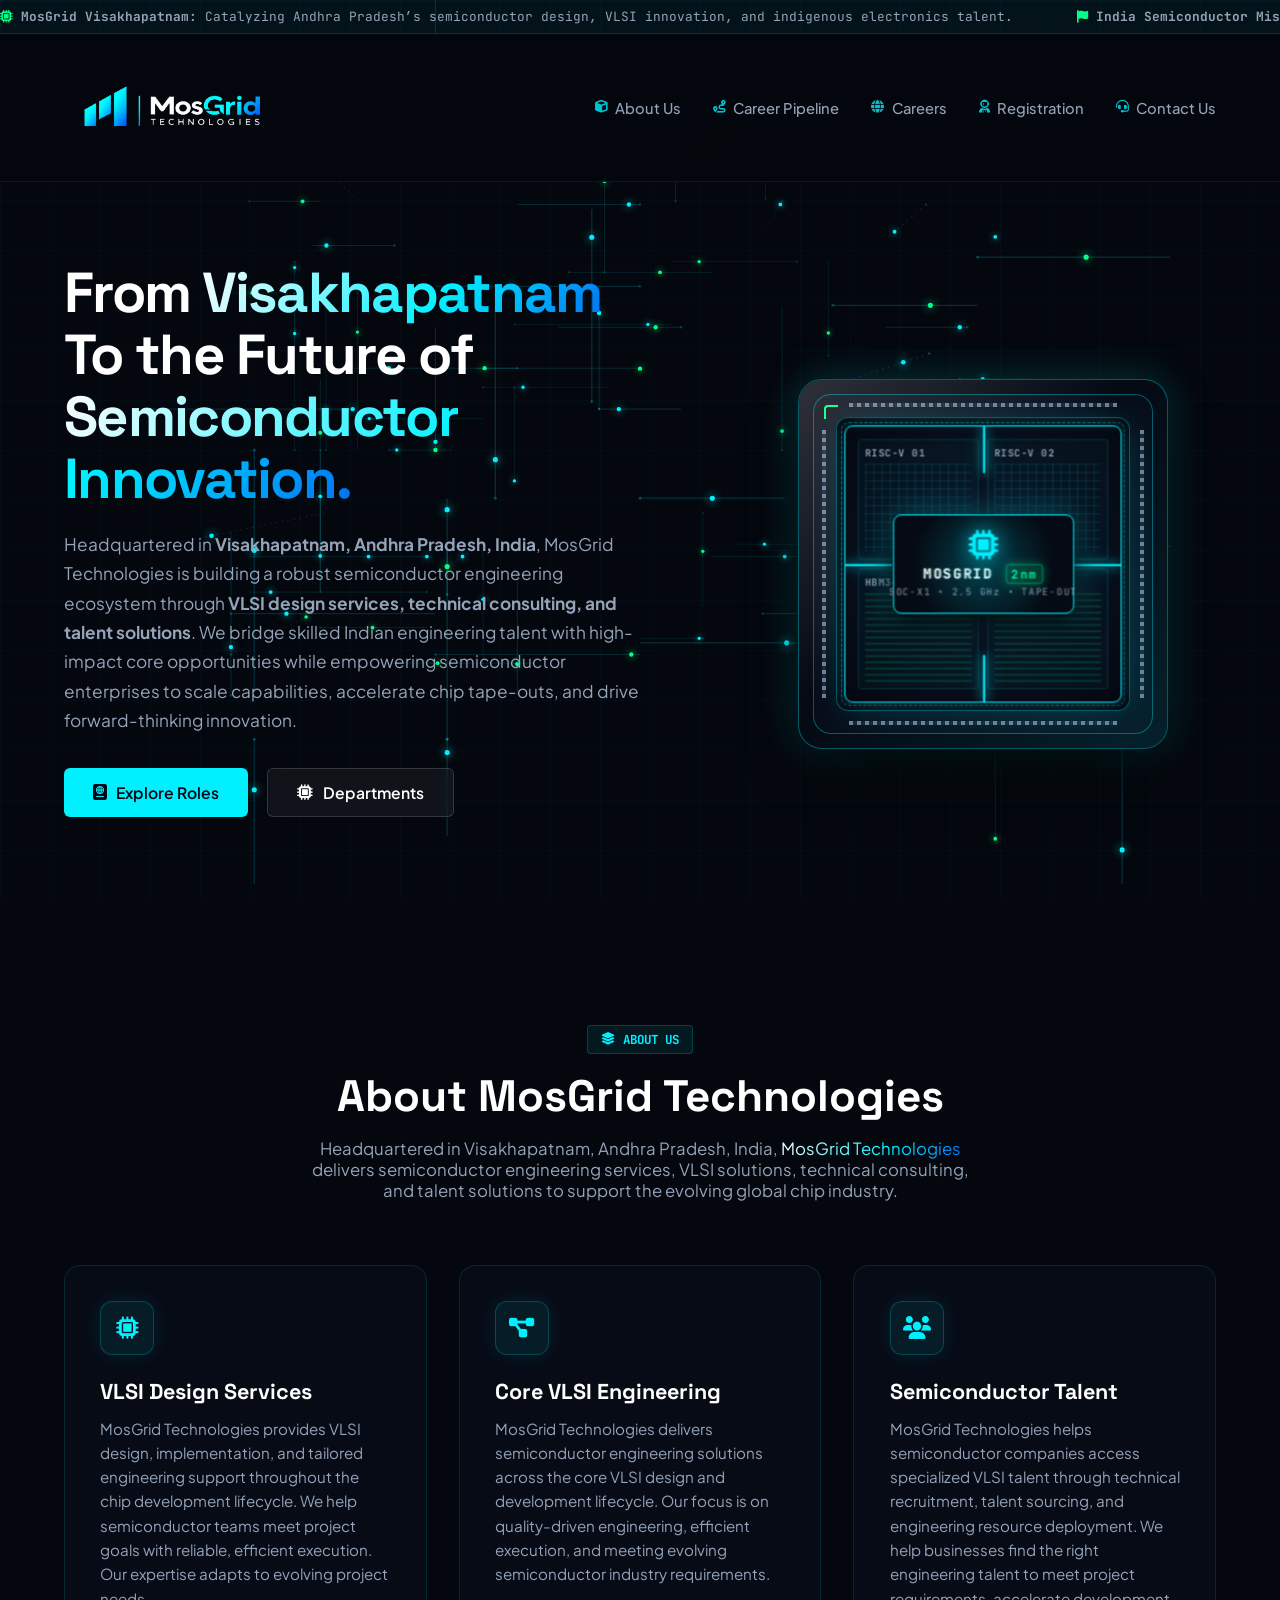
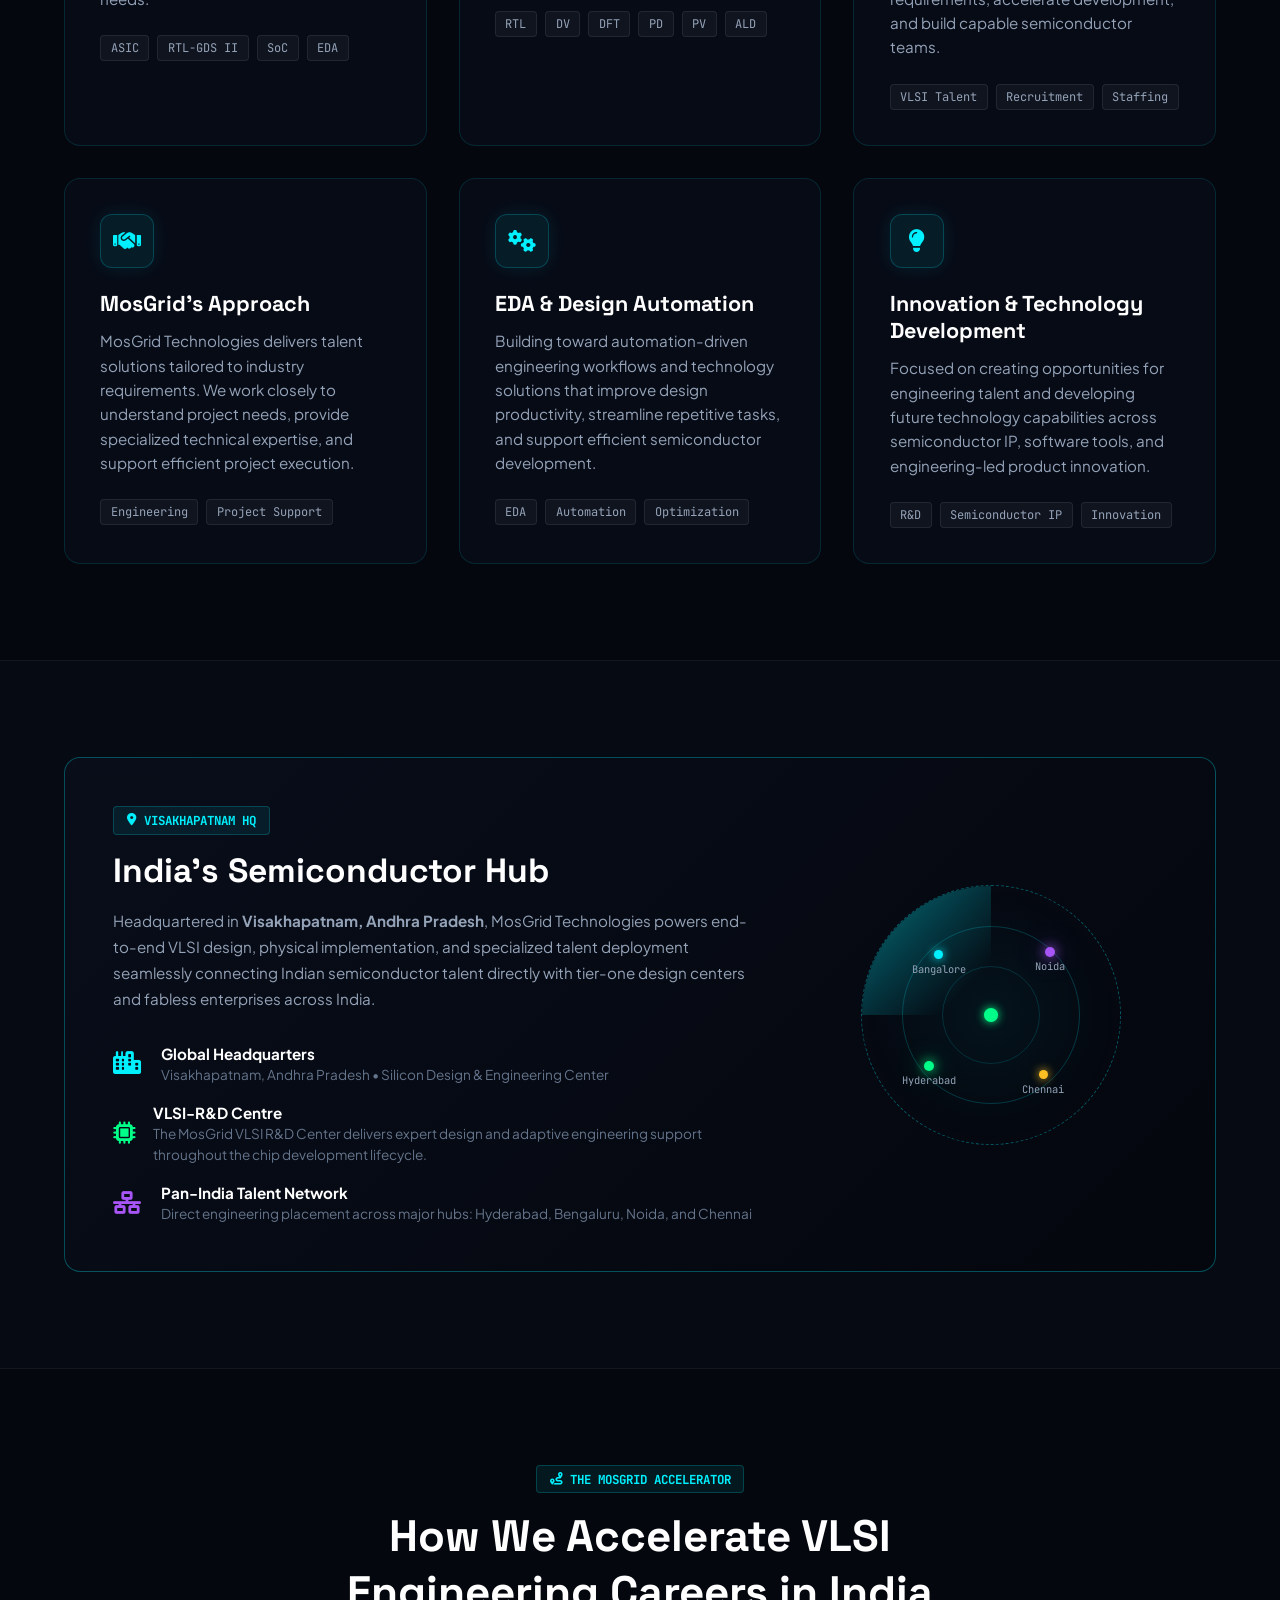
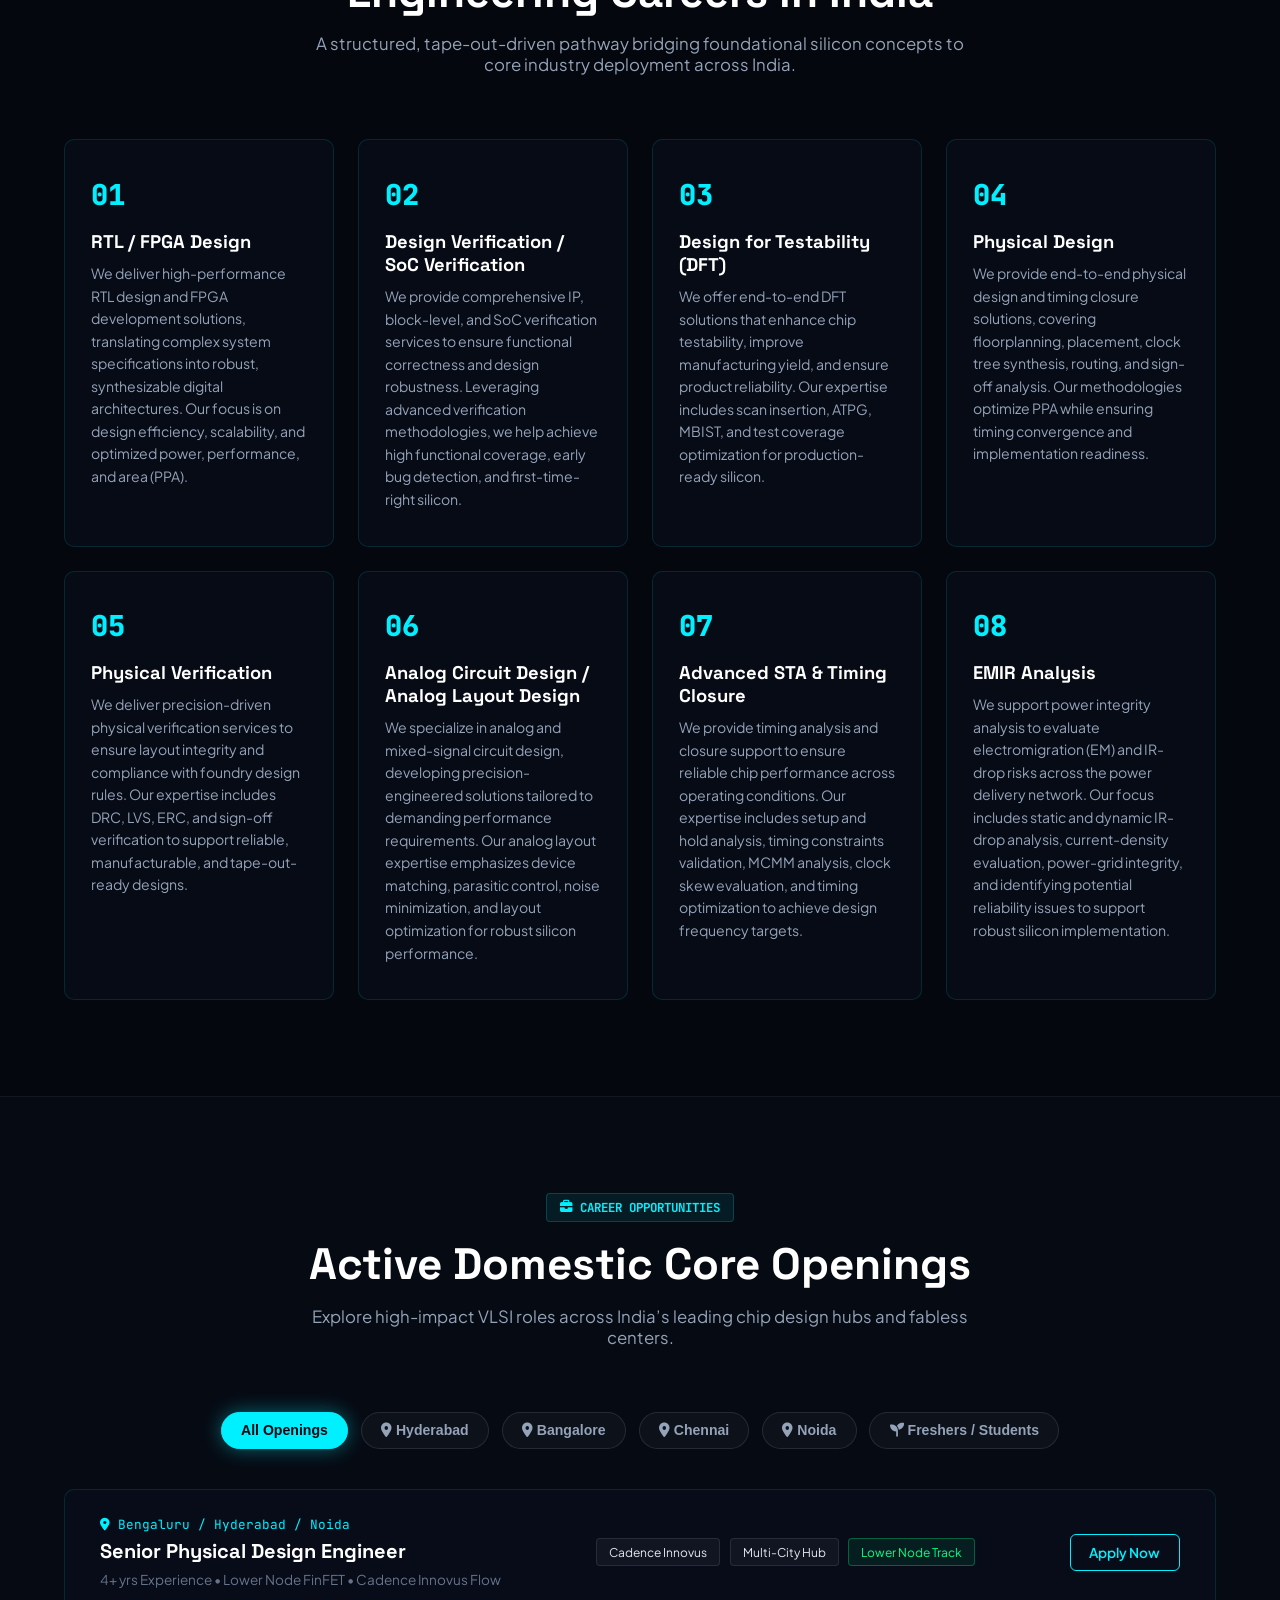
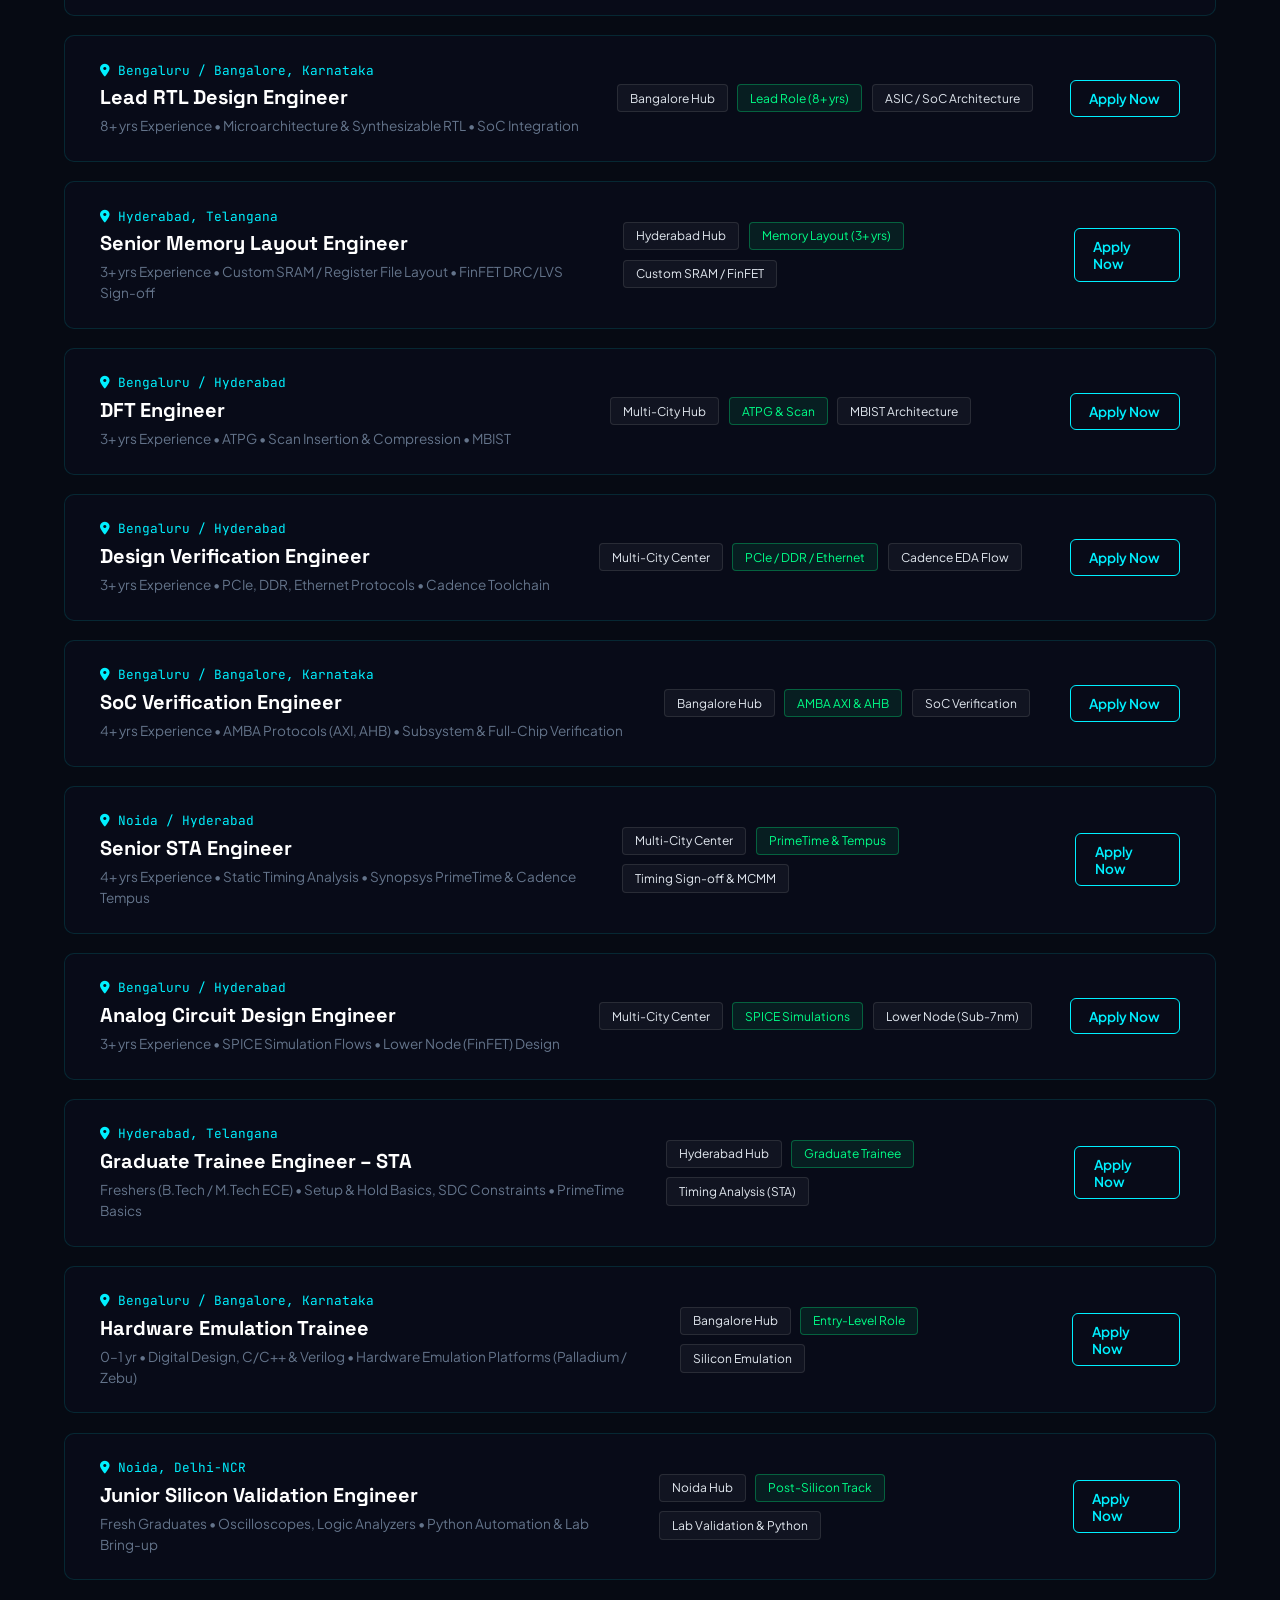
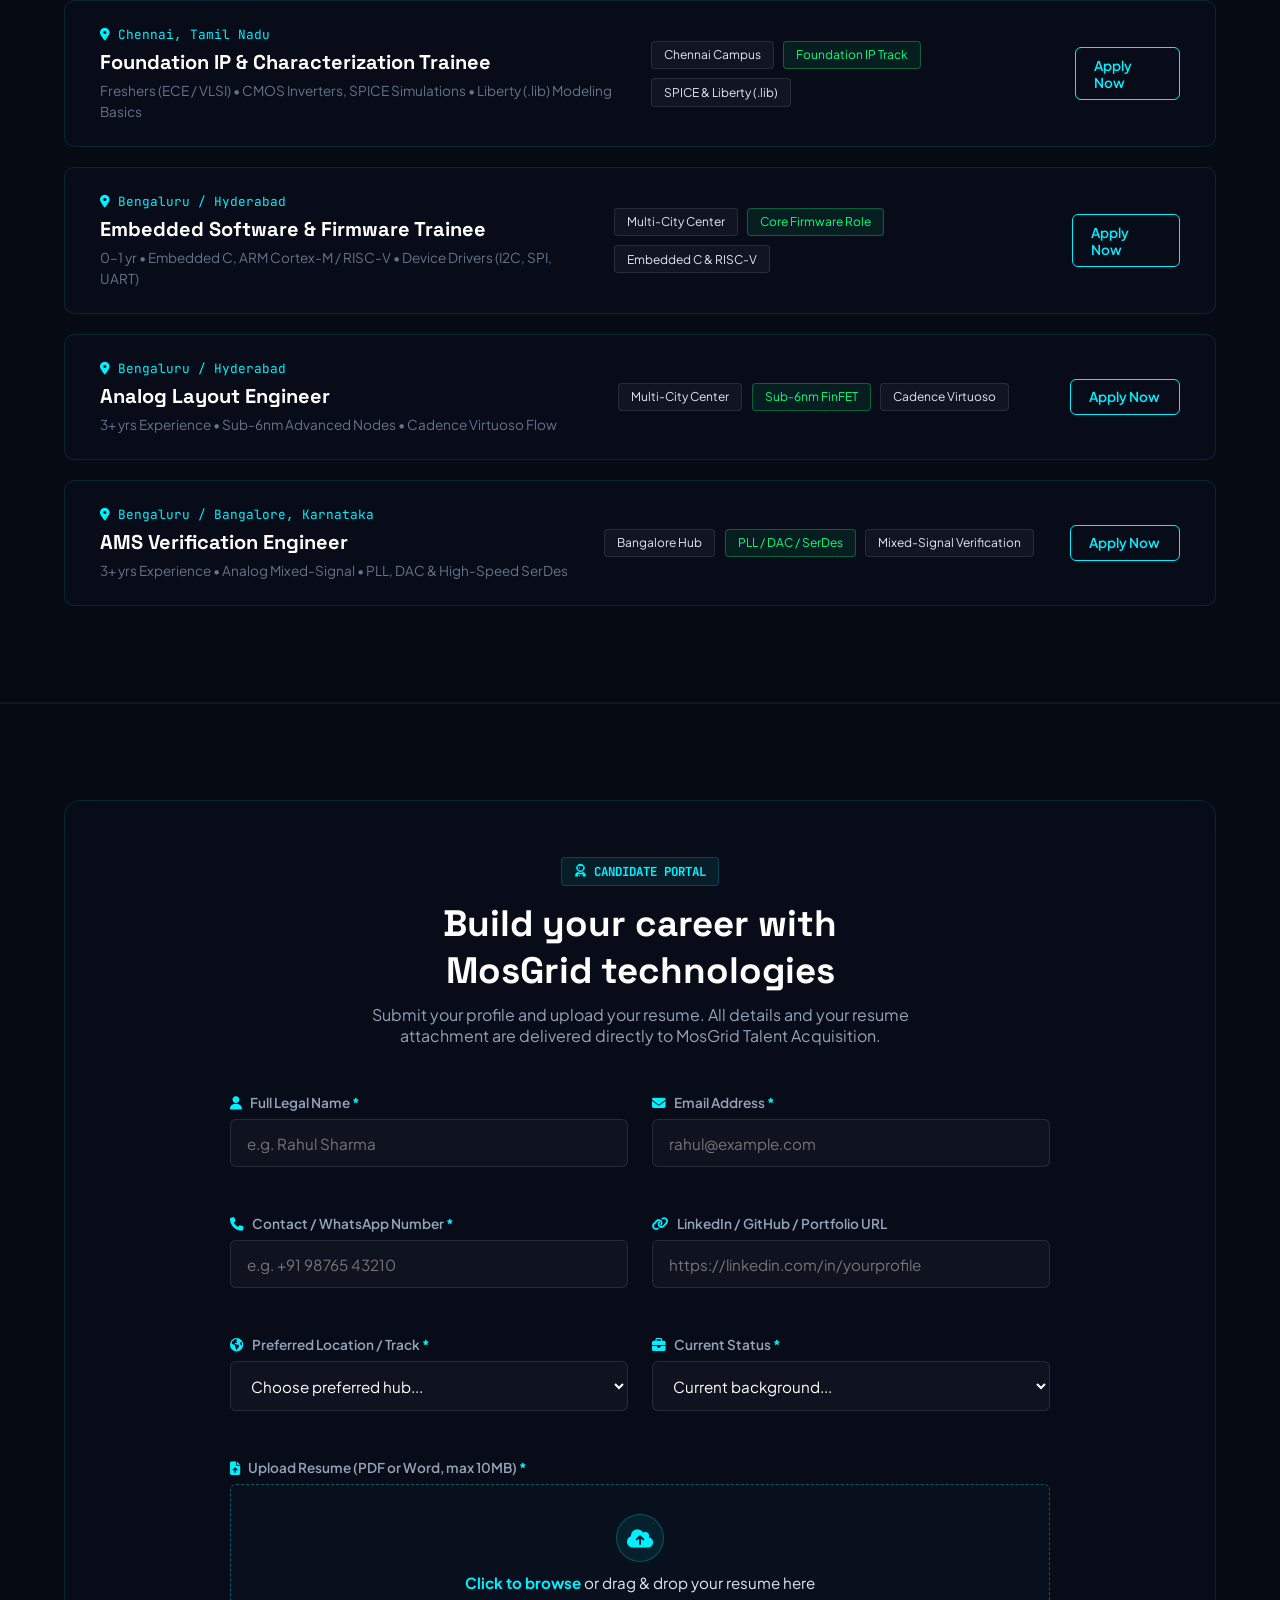
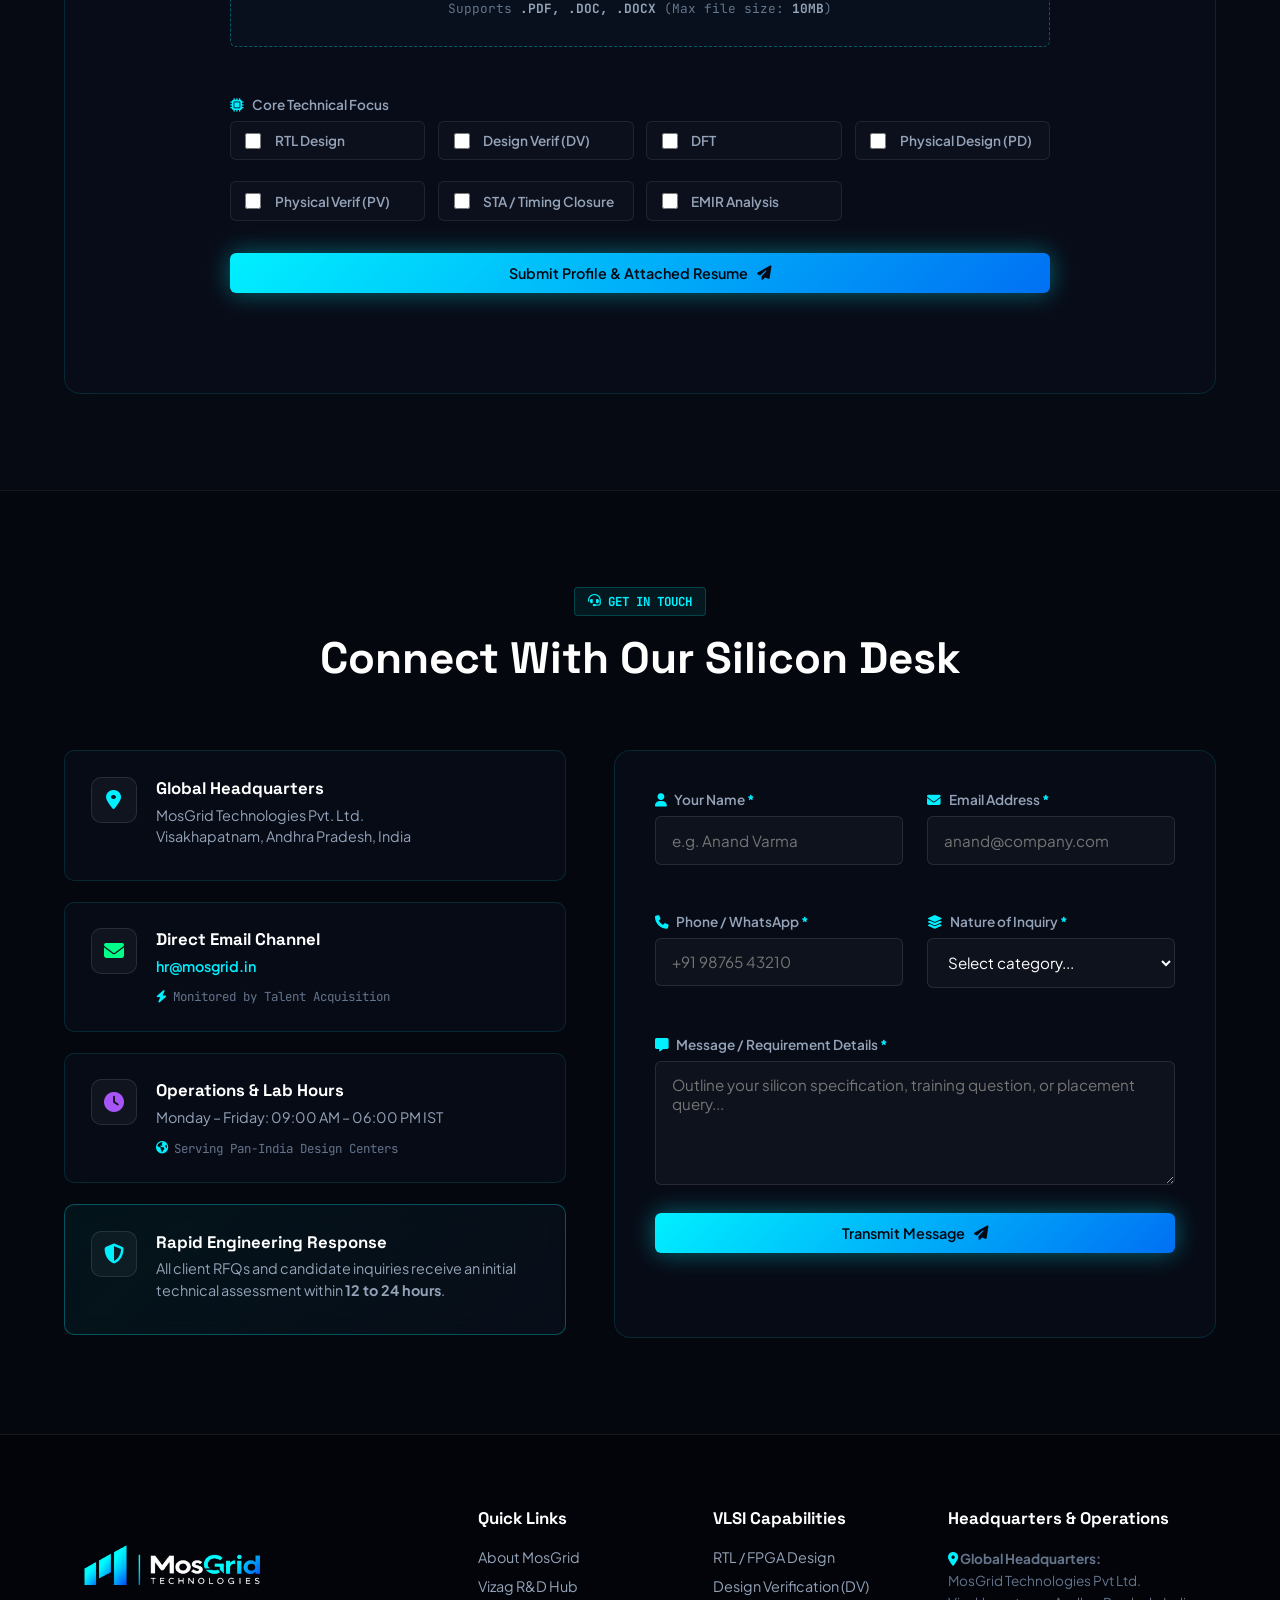
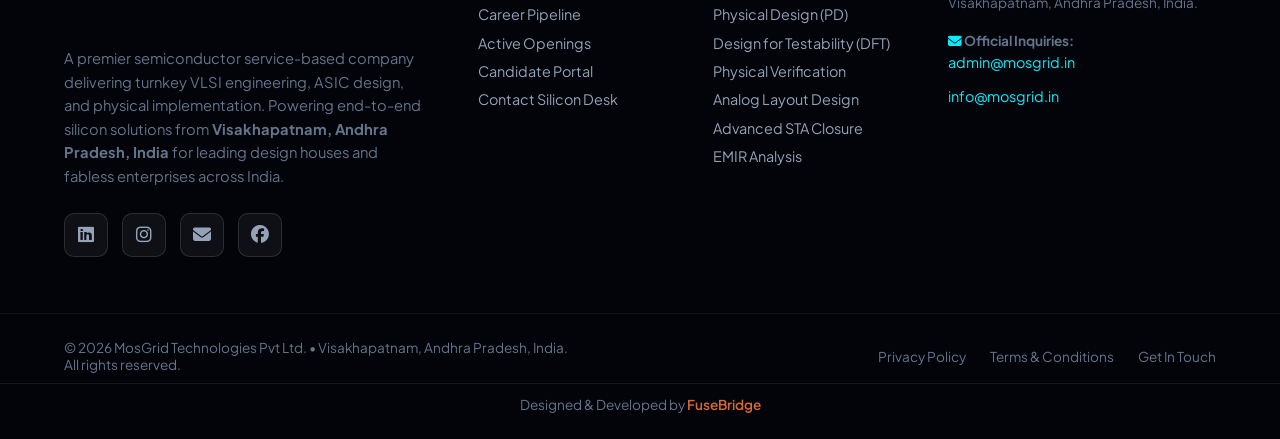
<file: index.html>
<!DOCTYPE html>
<html lang="en">
<head>
  <meta charset="UTF-8" />
  <meta name="viewport" content="width=device-width, initial-scale=1.0" />
  <title>MosGrid Technologies</title>
  <meta name="description" content="Visakhapatnam's premier VLSI engineering consultancy and career launchpad. Sub-3nm design execution, student upskilling, and core semiconductor placement across India." />
  
  <!-- Favicon -->
  <link rel="icon" type="image/png" sizes="32x32" href="assets/logos/favicon.png?v=3" />
  <link rel="icon" type="image/png" sizes="16x16" href="assets/logos/favicon.png?v=3" />
  <link rel="apple-touch-icon" href="assets/logos/favicon.png?v=3" />

  <!-- Fonts & Icons -->
  <link rel="preconnect" href="https://fonts.googleapis.com">
  <link rel="preconnect" href="https://fonts.gstatic.com" crossorigin>
  <link href="https://fonts.googleapis.com/css2?family=JetBrains+Mono:wght@400;500;700&family=Plus+Jakarta+Sans:wght@300;400;500;600;700;800&family=Space+Grotesk:wght@500;700;800&display=swap" rel="stylesheet">
  <link rel="stylesheet" href="https://cdnjs.cloudflare.com/ajax/libs/font-awesome/6.5.1/css/all.min.css" />
  
  <link rel="stylesheet" href="style.css" />
</head>
<body class="dark-theme">

  <!-- Interactive Silicon Circuit Canvas (Ortho Manhattan Traces) -->
  <canvas id="circuit-canvas"></canvas>

  <!-- Smooth Ambient Electron Aura -->
  <div class="cursor-aura" id="cursorAura"></div>

  <!-- Global Live Ticker -->
  <div class="top-ticker">
    <div class="ticker-track">
      <span class="ticker-item"><i class="fa-solid fa-microchip text-green"></i> <strong>MosGrid Visakhapatnam:</strong> Catalyzing Andhra Pradesh’s semiconductor design, VLSI innovation, and indigenous electronics talent.</span>
      <span class="ticker-item"><i class="fa-solid fa-flag text-green"></i> <strong>India Semiconductor Mission 2.0:</strong> Strengthening India’s semiconductor design and manufacturing ecosystem.</span>
      <span class="ticker-item"><i class="fa-solid fa-layer-group text-green"></i> <strong>Advanced Chip Packaging:</strong> Chiplets and 3D integration are shaping next-generation semiconductor technology.</span>
      <span class="ticker-item"><i class="fa-solid fa-microchip text-green"></i> <strong>Indigenous Chip Design:</strong> RISC-V and domestic chip-design initiatives are driving India’s semiconductor innovation.</span>    
    </div>
  </div>

  <!-- Header Navigation -->
  <header class="navbar" id="navbar">
    <div class="container nav-wrap">
      <a href="index.html" class="brand">
        <div class="brand-name">
          <img src="assets/logos/logo.svg" alt="Mosgrid Logo" class="brand-logo-img" />
        </div>
      </a>

      <nav class="nav-menu" id="navMenu">
        <a href="#about-us" class="nav-link"><i class="fa-solid fa-cube"></i> About Us</a>
        <a href="#pipeline" class="nav-link"><i class="fa-solid fa-route"></i> Career Pipeline</a>
        <a href="#openings" class="nav-link"><i class="fa-solid fa-globe"></i> Careers</a>
        <a href="#apply" class="nav-link"><i class="fa-solid fa-user-astronaut"></i> Registration</a>
        <a href="#contact" class="nav-link"><i class="fa-solid fa-headset"></i> Contact Us</a>
      </nav>

      <div class="nav-actions">
        <button class="mobile-hamburger" id="hamburger" aria-label="Toggle navigation menu">
          <span></span><span></span><span></span>
        </button>
      </div>
    </div>
  </header>

  <!-- Hero Section -->
  <section class="hero">
    <div class="container hero-layout">
      <div class="hero-left">
        <h1 class="hero-heading">
          From <span class="electric-text">Visakhapatnam</span> <br />
          To the Future of <span class="electric-text">Semiconductor Innovation.</span>
        </h1>
        <p class="hero-subtext">
          Headquartered in <strong>Visakhapatnam, Andhra Pradesh, India</strong>, MosGrid Technologies is building a robust semiconductor engineering ecosystem through <strong>VLSI design services, technical consulting, and talent solutions</strong>. We bridge skilled Indian engineering talent with high-impact core opportunities while empowering semiconductor enterprises to scale capabilities, accelerate chip tape-outs, and drive forward-thinking innovation.
        </p>

        <div class="hero-buttons">
          <a href="#openings" class="btn btn-primary btn-large">
            <i class="fa-solid fa-passport"></i> Explore Roles
          </a>
          <a href="#about-us" class="btn btn-glass btn-large">
            <i class="fa-solid fa-microchip"></i> Departments
          </a>
        </div>
      </div>

      <!-- 3D Gyroscopic Silicon Die Hero Graphic (Advanced Animated SoC) -->
      <div class="hero-right">
        <div class="silicon-stage" id="siliconStage">
          <div class="silicon-die" id="siliconDie">
            <!-- Organic Substrate Carrier with SMD Passives -->
            <div class="chip-substrate">
              <div class="substrate-notch"></div>
              
              <!-- Decoupling SMD Capacitor Arrays -->
              <div class="smd-bank smd-top"></div>
              <div class="smd-bank smd-bottom"></div>
              <div class="smd-bank smd-left"></div>
              <div class="smd-bank smd-right"></div>

              <!-- Silicon Interposer & Chiplet Package -->
              <div class="chip-interposer">
                <div class="bga-pin-ring"></div>

                <!-- Active Silicon Die Layer -->
                <div class="active-silicon-die">
                  <!-- Die Floorplan: Multi-Cluster Core Architecture -->
                  <div class="die-floorplan">
                    <div class="core-cell compute-core">
                      <span class="core-lbl">RISC-V 01</span>
                      <div class="gate-mesh"></div>
                    </div>
                    <div class="core-cell compute-core">
                      <span class="core-lbl">RISC-V 02</span>
                      <div class="gate-mesh"></div>
                    </div>
                    <div class="core-cell memory-core">
                      <span class="core-lbl">HBM3e</span>
                      <div class="memory-grid"></div>
                    </div>
                    <div class="core-cell memory-core">
                      <span class="core-lbl">L3 SRAM</span>
                      <div class="memory-grid"></div>
                    </div>
                  </div>

                  <!-- Central Heat Spreader / Silicon Inscription -->
                  <div class="die-center-spreader">
                    <div class="spreader-glow"></div>
                    <i class="fa-solid fa-microchip spreader-icon"></i>
                    <div class="spreader-title">MOSGRID <span class="spreader-node">2nm</span></div>
                    <div class="spreader-meta">SOC-X1 &bull; 2.5 GHz &bull; TAPE-OUT</div>
                  </div>

                  <!-- High-Speed Orthogonal Bus Traces -->
                  <div class="bus-trace trace-h trace-1"></div>
                  <div class="bus-trace trace-h trace-2"></div>
                  <div class="bus-trace trace-v trace-3"></div>
                  <div class="bus-trace trace-v trace-4"></div>

                  <!-- Animated Laser Scan Beam -->
                  <div class="die-scan-beam"></div>
                </div>
              </div>
            </div>

            <!-- Specular Optical Reflection -->
            <div class="hologram-specular"></div>
          </div>
        </div>
      </div>
    </div>
  </section>

  <!-- About Us Services Section -->
  <section class="section" id="about-us">
    <div class="container">
      <div class="section-header">
        <span class="chip-tag"><i class="fa-solid fa-layer-group"></i> ABOUT US</span>
        <h2>About MosGrid Technologies</h2>
        <p>
          Headquartered in Visakhapatnam, Andhra Pradesh, India, <span class="electric-text">MosGrid Technologies</span> delivers semiconductor engineering services, VLSI solutions, technical consulting, and talent solutions to support the evolving global chip industry.
        </p>
      </div>

      <div class="spotlight-grid">
        <div class="spotlight-card">
          <div class="card-content">
            <div class="icon-orb"><i class="fa-solid fa-microchip"></i></div>
            <h3>VLSI Design Services</h3>
            <p>
              MosGrid Technologies provides VLSI design, implementation, and tailored engineering support throughout the chip development lifecycle. We help semiconductor teams meet project goals with reliable, efficient execution. Our expertise adapts to evolving project needs.
            </p>
            <div class="tech-tags">
              <span>ASIC</span> <span>RTL-GDS II</span><span>SoC</span><span>EDA</span>
            </div>
          </div>
        </div>

        <div class="spotlight-card">
          <div class="card-content">
            <div class="icon-orb"><i class="fa-solid fa-diagram-project"></i></div>
            <h3>Core VLSI Engineering</h3>
            <p>
             MosGrid Technologies delivers semiconductor engineering solutions across the core VLSI design and development lifecycle. Our focus is on quality-driven engineering, efficient execution, and meeting evolving semiconductor industry requirements.
            </p>
            <div class="tech-tags">
              <span>RTL</span><span>DV</span><span>DFT</span><span>PD</span><span>PV</span><span>ALD</span>
            </div>
          </div>
        </div>

        <div class="spotlight-card">
          <div class="card-content">
            <div class="icon-orb"><i class="fa-solid fa-users"></i></div>
            <h3>Semiconductor Talent</h3>
            <p>
              MosGrid Technologies helps semiconductor companies access specialized VLSI talent through technical recruitment, talent sourcing, and engineering resource deployment. We help businesses find the right engineering talent to meet project requirements, accelerate development, and build capable semiconductor teams.
            </p>
            <div class="tech-tags">
              <span>VLSI Talent</span><span>Recruitment</span><span>Staffing</span>
            </div>
          </div>
        </div>

        <div class="spotlight-card">
          <div class="card-content">
            <div class="icon-orb"><i class="fa-solid fa-handshake"></i></div>
            <h3>MosGrid's Approach</h3>
            <p>
              MosGrid Technologies delivers talent solutions tailored to industry requirements. We work closely to understand project needs, provide specialized technical expertise, and support efficient project execution.
            </p>
            <div class="tech-tags">
              <span>Engineering</span><span>Project Support</span>
            </div>
          </div>
        </div>

        <div class="spotlight-card">
          <div class="card-content">
            <div class="icon-orb"><i class="fa-solid fa-gears"></i></div>
            <h3>EDA & Design Automation</h3>
            <p>
              Building toward automation-driven engineering workflows and technology solutions that improve design productivity, streamline repetitive tasks, and support efficient semiconductor development.
            </p>
            <div class="tech-tags">
              <span>EDA</span><span>Automation</span><span>Optimization</span>
            </div>
          </div>
        </div>

        <div class="spotlight-card">
          <div class="card-content">
            <div class="icon-orb"><i class="fa-solid fa-lightbulb"></i></div>
            <h3>Innovation & Technology Development</h3>
            <p>
              Focused on creating opportunities for engineering talent and developing future technology capabilities across semiconductor IP, software tools, and engineering-led product innovation.
            </p>
            <div class="tech-tags">
              <span>R&D</span><span>Semiconductor IP</span><span>Innovation</span>
            </div>
          </div>
        </div>
      </div>
    </div>
  </section>

  <!-- Visakhapatnam HQ & India Tech Radar Section -->
  <section class="section alt-bg" id="vizag-hub">
    <div class="container">
      <div class="spotlight-card vizag-banner-card">
        <div class="vizag-grid">
          <div class="vizag-info">
            <span class="chip-tag"><i class="fa-solid fa-location-dot"></i> VISAKHAPATNAM HQ</span>
            <h2>India’s Semiconductor Hub</h2>
            <p>
              Headquartered in <strong>Visakhapatnam, Andhra Pradesh</strong>, MosGrid Technologies powers end-to-end VLSI design, physical implementation, and specialized talent deployment seamlessly connecting Indian semiconductor talent directly with tier-one design centers and fabless enterprises across India.
            </p>
            <div class="vizag-highlights">
              <div class="v-item">
                <i class="fa-solid fa-city text-cyan"></i>
                <div>
                  <strong>Global Headquarters</strong>
                  <span>Visakhapatnam, Andhra Pradesh &bull; Silicon Design & Engineering Center</span>
                </div>
              </div>
              <div class="v-item">
                <i class="fa-solid fa-microchip text-green"></i>
                <div>
                  <strong>VLSI-R&D Centre </strong>
                  <span>The MosGrid VLSI R&D Center delivers expert design and adaptive engineering support throughout the chip development lifecycle.</span>
                </div>
              </div>
              <div class="v-item">
                <i class="fa-solid fa-network-wired text-purple"></i>
                <div>
                  <strong>Pan-India Talent Network</strong>
                  <span>Direct engineering placement across major hubs: Hyderabad, Bengaluru, Noida, and Chennai</span>
                </div>
              </div>
            </div>
          </div>

          <div class="vizag-radar">
            <div class="radar-circle">
              <div class="radar-sweep"></div>
              <div class="radar-dot dot-vizag"></div>

              <div class="radar-dot dot-munich" title="Bangalore">
                <span class="dot-label-sub">Bangalore</span>
              </div>
              <div class="radar-dot dot-noida" title="Noida">
                <span class="dot-label-sub">Noida</span>
              </div>
              <div class="radar-dot dot-hyderabad" title="Hyderabad">
                <span class="dot-label-sub">Hyderabad</span>
              </div>
              <div class="radar-dot dot-taiwan" title="Chennai">
                <span class="dot-label-sub">Chennai</span>
              </div>
            </div>
          </div> 
        </div>
      </div>
    </div>
  </section>

  <!-- 6-Domain VLSI Engineering & Acceleration Section -->
  <section class="section" id="pipeline">
    <div class="container">
      <div class="section-header">
        <span class="chip-tag"><i class="fa-solid fa-route"></i> THE MOSGRID ACCELERATOR</span>
        <h2>How We Accelerate VLSI Engineering Careers in India</h2>
        <p>A structured, tape-out-driven pathway bridging foundational silicon concepts to core industry deployment across India.</p>
      </div>

      <div class="roadmap-track">
        <!-- 01: RTL / FPGA Design -->
        <div class="roadmap-step" id="domain-rtl">
          <div class="step-num">01</div>
          <div class="step-glow"></div>
          <h4>RTL / FPGA Design</h4>
          <p>We deliver high-performance RTL design and FPGA development solutions, translating complex system specifications into robust, synthesizable digital architectures. Our focus is on design efficiency, scalability, and optimized power, performance, and area (PPA).</p>
        </div>

        <!-- 02: Design Verification / SoC Verification -->
        <div class="roadmap-step" id="domain-dv">
          <div class="step-num">02</div>
          <div class="step-glow"></div>
          <h4>Design Verification / SoC Verification</h4>
          <p>We provide comprehensive IP, block-level, and SoC verification services to ensure functional correctness and design robustness. Leveraging advanced verification methodologies, we help achieve high functional coverage, early bug detection, and first-time-right silicon.</p>
        </div>

        <!-- 03: Design for Testability (DFT) -->
        <div class="roadmap-step" id="domain-dft">
          <div class="step-num">03</div>
          <div class="step-glow"></div>
          <h4>Design for Testability (DFT)</h4>
          <p>We offer end-to-end DFT solutions that enhance chip testability, improve manufacturing yield, and ensure product reliability. Our expertise includes scan insertion, ATPG, MBIST, and test coverage optimization for production-ready silicon.</p>
        </div>

        <!-- 04: Physical Design  -->
        <div class="roadmap-step" id="domain-pd">
          <div class="step-num">04</div>
          <div class="step-glow"></div>
          <h4>Physical Design</h4>
          <p>We provide end-to-end physical design and timing closure solutions, covering floorplanning, placement, clock tree synthesis, routing, and sign-off analysis. Our methodologies optimize PPA while ensuring timing convergence and implementation readiness.</p>
        </div>

        <!-- 05: Physical Verification -->
        <div class="roadmap-step" id="domain-pv">
          <div class="step-num">05</div>
          <div class="step-glow"></div>
          <h4>Physical Verification</h4>
          <p>We deliver precision-driven physical verification services to ensure layout integrity and compliance with foundry design rules. Our expertise includes DRC, LVS, ERC, and sign-off verification to support reliable, manufacturable, and tape-out-ready designs.</p>
        </div>

        <!-- 06: Analog Circuit Design / Analog Layout Design -->
        <div class="roadmap-step" id="domain-analog">
          <div class="step-num">06</div>
          <div class="step-glow"></div>
          <h4>Analog Circuit Design / Analog Layout Design</h4>
          <p>We specialize in analog and mixed-signal circuit design, developing precision-engineered solutions tailored to demanding performance requirements. Our analog layout expertise emphasizes device matching, parasitic control, noise minimization, and layout optimization for robust silicon performance.</p>
        </div>

        <!-- 07: Advanced STA & Timing Closure -->
        <div class="roadmap-step" id="domain-sta">
          <div class="step-num">07</div>
          <div class="step-glow"></div>
          <h4>Advanced STA & Timing Closure</h4>
          <p>We provide timing analysis and closure support to ensure reliable chip performance across operating conditions. Our expertise includes setup and hold analysis, timing constraints validation, MCMM analysis, clock skew evaluation, and timing optimization to achieve design frequency targets.</p>
        </div>

        <!-- 08: EMIR Analysis -->
        <div class="roadmap-step" id="domain-emir">
          <div class="step-num">08</div>
          <div class="step-glow"></div>
          <h4>EMIR Analysis</h4>
          <p>We support power integrity analysis to evaluate electromigration (EM) and IR-drop risks across the power delivery network. Our focus includes static and dynamic IR-drop analysis, current-density evaluation, power-grid integrity, and identifying potential reliability issues to support robust silicon implementation.</p>
        </div>
      </div>
    </div>
  </section>

  <!-- Filterable Openings Section -->
  <section class="section alt-bg" id="openings">
    <div class="container">
      <div class="section-header">
        <span class="chip-tag"><i class="fa-solid fa-briefcase"></i> CAREER OPPORTUNITIES</span>
        <h2>Active Domestic Core Openings</h2>
        <p>Explore high-impact VLSI roles across India’s leading chip design hubs and fabless centers.</p>
      </div>

      <!-- Filter Tabs -->
      <div class="filter-bar">
        <button class="filter-btn active" data-filter="all">All Openings</button>
        <button class="filter-btn" data-filter="hyderabad"><i class="fa-solid fa-location-dot"></i> Hyderabad</button>
        <button class="filter-btn" data-filter="bangalore"><i class="fa-solid fa-location-dot"></i> Bangalore</button>
        <button class="filter-btn" data-filter="chennai"><i class="fa-solid fa-location-dot"></i> Chennai</button>
        <button class="filter-btn" data-filter="noida"><i class="fa-solid fa-location-dot"></i> Noida</button>
        <button class="filter-btn" data-filter="fresher"><i class="fa-solid fa-seedling"></i> Freshers / Students</button>
      </div>

      <div class="jobs-list" id="jobsGrid">
        <!-- Job 1 -->
              <div class="job-row" data-category="bangalore hyderabad noida">
                <div class="job-meta">
                  <span class="job-location"><i class="fa-solid fa-location-dot"></i> Bengaluru / Hyderabad / Noida</span>
                  <h3>Senior Physical Design Engineer</h3>
                  <span class="job-exp">4+ yrs Experience &bull; Lower Node FinFET &bull; Cadence Innovus Flow</span>
                </div>
                <div class="job-tags">
                  <span class="badge-tag">Cadence Innovus</span>
                  <span class="badge-tag">Multi-City Hub</span>
                  <span class="badge-tag tag-accent">Lower Node Track</span>
                </div>
                <a href="#apply" class="btn btn-outline-cyan" aria-label="Apply for Senior Physical Design Engineer">Apply Now</a>
              </div>

        <!-- Job 2 -->
              <div class="job-row" data-category="bangalore">
                <div class="job-meta">
                  <span class="job-location"><i class="fa-solid fa-location-dot"></i> Bengaluru / Bangalore, Karnataka</span>
                  <h3>Lead RTL Design Engineer</h3>
                  <span class="job-exp">8+ yrs Experience &bull; Microarchitecture &amp; Synthesizable RTL &bull; SoC Integration</span>
                </div>
                <div class="job-tags">
                  <span class="badge-tag">Bangalore Hub</span>
                  <span class="badge-tag tag-accent">Lead Role (8+ yrs)</span>
                  <span class="badge-tag">ASIC / SoC Architecture</span>
                </div>
                <a href="#apply" class="btn btn-outline-cyan" aria-label="Apply for Lead RTL Design Engineer">Apply Now</a>
              </div>

       <!-- Job 3 -->
              <div class="job-row" data-category="hyderabad">
                <div class="job-meta">
                  <span class="job-location"><i class="fa-solid fa-location-dot"></i> Hyderabad, Telangana</span>
                  <h3>Senior Memory Layout Engineer</h3>
                  <span class="job-exp">3+ yrs Experience &bull; Custom SRAM / Register File Layout &bull; FinFET DRC/LVS Sign-off</span>
                </div>
                <div class="job-tags">
                  <span class="badge-tag">Hyderabad Hub</span>
                  <span class="badge-tag tag-accent">Memory Layout (3+ yrs)</span>
                  <span class="badge-tag">Custom SRAM / FinFET</span>
                </div>
                <a href="#apply" class="btn btn-outline-cyan" aria-label="Apply for Senior Memory Layout Engineer">Apply Now</a>
              </div>

        <!-- Job 4 -->
              <div class="job-row" data-category="bangalore hyderabad">
                <div class="job-meta">
                  <span class="job-location"><i class="fa-solid fa-location-dot"></i> Bengaluru / Hyderabad</span>
                  <h3>DFT Engineer</h3>
                  <span class="job-exp">3+ yrs Experience &bull; ATPG &bull; Scan Insertion &amp; Compression &bull; MBIST</span>
                </div>
                <div class="job-tags">
                  <span class="badge-tag">Multi-City Hub</span>
                  <span class="badge-tag tag-accent">ATPG &amp; Scan</span>
                  <span class="badge-tag">MBIST Architecture</span>
                </div>
                <a href="#apply" class="btn btn-outline-cyan" aria-label="Apply for DFT Engineer">Apply Now</a>
              </div>

        <!-- Job 5 -->
              <div class="job-row" data-category="bangalore hyderabad">
                <div class="job-meta">
                  <span class="job-location"><i class="fa-solid fa-location-dot"></i> Bengaluru / Hyderabad</span>
                  <h3>Design Verification Engineer</h3>
                  <span class="job-exp">3+ yrs Experience &bull; PCIe, DDR, Ethernet Protocols &bull; Cadence Toolchain</span>
                </div>
                <div class="job-tags">
                  <span class="badge-tag">Multi-City Center</span>
                  <span class="badge-tag tag-accent">PCIe / DDR / Ethernet</span>
                  <span class="badge-tag">Cadence EDA Flow</span>
                </div>
                <a href="#apply" class="btn btn-outline-cyan" aria-label="Apply for Design Verification Engineer">Apply Now</a>
              </div>

      <!-- Job 6 -->

              <div class="job-row" data-category="bangalore">
                <div class="job-meta">
                  <span class="job-location"><i class="fa-solid fa-location-dot"></i> Bengaluru / Bangalore, Karnataka</span>
                  <h3>SoC Verification Engineer</h3>
                  <span class="job-exp">4+ yrs Experience &bull; AMBA Protocols (AXI, AHB) &bull; Subsystem &amp; Full-Chip Verification</span>
                </div>
                <div class="job-tags">
                  <span class="badge-tag">Bangalore Hub</span>
                  <span class="badge-tag tag-accent">AMBA AXI &amp; AHB</span>
                  <span class="badge-tag">SoC Verification</span>
                </div>
                <a href="#apply" class="btn btn-outline-cyan" aria-label="Apply for SoC Verification Engineer">Apply Now</a>
              </div>
      <!-- Job 7 -->
                    <div class="job-row" data-category="noida hyderabad">
                <div class="job-meta">
                  <span class="job-location"><i class="fa-solid fa-location-dot"></i> Noida / Hyderabad</span>
                  <h3>Senior STA Engineer</h3>
                  <span class="job-exp">4+ yrs Experience &bull; Static Timing Analysis &bull; Synopsys PrimeTime &amp; Cadence Tempus</span>
                </div>
                <div class="job-tags">
                  <span class="badge-tag">Multi-City Center</span>
                  <span class="badge-tag tag-accent">PrimeTime &amp; Tempus</span>
                  <span class="badge-tag">Timing Sign-off &amp; MCMM</span>
                </div>
                <a href="#apply" class="btn btn-outline-cyan" aria-label="Apply for Senior STA Engineer">Apply Now</a>
              </div>
      <!-- Job 8 -->
                  <div class="job-row" data-category="bangalore hyderabad">
              <div class="job-meta">
                <span class="job-location"><i class="fa-solid fa-location-dot"></i> Bengaluru / Hyderabad</span>
                <h3>Analog Circuit Design Engineer</h3>
                <span class="job-exp">3+ yrs Experience &bull; SPICE Simulation Flows &bull; Lower Node (FinFET) Design</span>
              </div>
              <div class="job-tags">
                <span class="badge-tag">Multi-City Center</span>
                <span class="badge-tag tag-accent">SPICE Simulations</span>
                <span class="badge-tag">Lower Node (Sub-7nm)</span>
              </div>
              <a href="#apply" class="btn btn-outline-cyan" aria-label="Apply for Analog Circuit Design Engineer">Apply Now</a>
            </div>

            
            <!-- Freshers -->
<div class="job-row" data-category="hyderabad fresher">
  <div class="job-meta">
    <span class="job-location"><i class="fa-solid fa-location-dot"></i> Hyderabad, Telangana</span>
    <h3>Graduate Trainee Engineer &ndash; STA</h3>
    <span class="job-exp">Freshers (B.Tech / M.Tech ECE) &bull; Setup &amp; Hold Basics, SDC Constraints &bull; PrimeTime Basics</span>
  </div>
  <div class="job-tags">
    <span class="badge-tag">Hyderabad Hub</span>
    <span class="badge-tag tag-accent">Graduate Trainee</span>
    <span class="badge-tag">Timing Analysis (STA)</span>
  </div>
  <a href="#apply" class="btn btn-outline-cyan" aria-label="Apply for Graduate Trainee Engineer STA">Apply Now</a>
</div>
<!-- Freshers -->
<div class="job-row" data-category="bangalore fresher">
  <div class="job-meta">
    <span class="job-location"><i class="fa-solid fa-location-dot"></i> Bengaluru / Bangalore, Karnataka</span>
    <h3>Hardware Emulation Trainee</h3>
    <span class="job-exp">0–1 yr &bull; Digital Design, C/C++ &amp; Verilog &bull; Hardware Emulation Platforms (Palladium / Zebu)</span>
  </div>
  <div class="job-tags">
    <span class="badge-tag">Bangalore Hub</span>
    <span class="badge-tag tag-accent">Entry-Level Role</span>
    <span class="badge-tag">Silicon Emulation</span>
  </div>
  <a href="#apply" class="btn btn-outline-cyan" aria-label="Apply for Hardware Emulation Trainee">Apply Now</a>
</div>
<!-- Freshers -->
 <div class="job-row" data-category="noida fresher">
  <div class="job-meta">
    <span class="job-location"><i class="fa-solid fa-location-dot"></i> Noida, Delhi-NCR</span>
    <h3>Junior Silicon Validation Engineer</h3>
    <span class="job-exp">Fresh Graduates &bull; Oscilloscopes, Logic Analyzers &bull; Python Automation &amp; Lab Bring-up</span>
  </div>
  <div class="job-tags">
    <span class="badge-tag">Noida Hub</span>
    <span class="badge-tag tag-accent">Post-Silicon Track</span>
    <span class="badge-tag">Lab Validation &amp; Python</span>
  </div>
  <a href="#apply" class="btn btn-outline-cyan" aria-label="Apply for Junior Silicon Validation Engineer">Apply Now</a>
</div>
<!-- Freshers -->
 <div class="job-row" data-category="chennai fresher">
  <div class="job-meta">
    <span class="job-location"><i class="fa-solid fa-location-dot"></i> Chennai, Tamil Nadu</span>
    <h3>Foundation IP &amp; Characterization Trainee</h3>
    <span class="job-exp">Freshers (ECE / VLSI) &bull; CMOS Inverters, SPICE Simulations &bull; Liberty (.lib) Modeling Basics</span>
  </div>
  <div class="job-tags">
    <span class="badge-tag">Chennai Campus</span>
    <span class="badge-tag tag-accent">Foundation IP Track</span>
    <span class="badge-tag">SPICE &amp; Liberty (.lib)</span>
  </div>
  <a href="#apply" class="btn btn-outline-cyan" aria-label="Apply for Foundation IP and Characterization Trainee">Apply Now</a>
</div>
 <!-- Freshers -->
  <div class="job-row" data-category="bangalore hyderabad fresher">
  <div class="job-meta">
    <span class="job-location"><i class="fa-solid fa-location-dot"></i> Bengaluru / Hyderabad</span>
    <h3>Embedded Software &amp; Firmware Trainee</h3>
    <span class="job-exp">0–1 yr &bull; Embedded C, ARM Cortex-M / RISC-V &bull; Device Drivers (I2C, SPI, UART)</span>
  </div>
  <div class="job-tags">
    <span class="badge-tag">Multi-City Center</span>
    <span class="badge-tag tag-accent">Core Firmware Role</span>
    <span class="badge-tag">Embedded C &amp; RISC-V</span>
  </div>
  <a href="#apply" class="btn btn-outline-cyan" aria-label="Apply for Embedded Software and Firmware Trainee">Apply Now</a>
</div>
  

      <!-- Job 9 -->
                <div class="job-row" data-category="bangalore hyderabad">
            <div class="job-meta">
              <span class="job-location"><i class="fa-solid fa-location-dot"></i> Bengaluru / Hyderabad</span>
              <h3>Analog Layout Engineer</h3>
              <span class="job-exp">3+ yrs Experience &bull; Sub-6nm Advanced Nodes &bull; Cadence Virtuoso Flow</span>
            </div>
            <div class="job-tags">
              <span class="badge-tag">Multi-City Center</span>
              <span class="badge-tag tag-accent">Sub-6nm FinFET</span>
              <span class="badge-tag">Cadence Virtuoso</span>
            </div>
            <a href="#apply" class="btn btn-outline-cyan" aria-label="Apply for Analog Layout Engineer">Apply Now</a>
          </div>
      <!-- Job 10 -->
                <div class="job-row" data-category="bangalore">
            <div class="job-meta">
              <span class="job-location"><i class="fa-solid fa-location-dot"></i> Bengaluru / Bangalore, Karnataka</span>
              <h3>AMS Verification Engineer</h3>
              <span class="job-exp">3+ yrs Experience &bull; Analog Mixed-Signal &bull; PLL, DAC &amp; High-Speed SerDes</span>
            </div>
            <div class="job-tags">
              <span class="badge-tag">Bangalore Hub</span>
              <span class="badge-tag tag-accent">PLL / DAC / SerDes</span>
              <span class="badge-tag">Mixed-Signal Verification</span>
            </div>
            <a href="#apply" class="btn btn-outline-cyan" aria-label="Apply for AMS Verification Engineer">Apply Now</a>
          </div>
      </div>
    </div>
  </section>

  <!-- Candidate Portal -->
  <section class="section alt-bg" id="apply">
    <div class="container">
      <div class="portal-card">
        <div class="portal-header">
          <span class="chip-tag"><i class="fa-solid fa-user-astronaut"></i> CANDIDATE PORTAL</span>
          <h2>Build your career with <br /> MosGrid technologies</h2>
          <p>Submit your profile and upload your resume. All details and your resume attachment are delivered directly to MosGrid Talent Acquisition.</p>
        </div>

        <form class="portal-form" id="mosgridForm">
          <!-- Row 1: Name & Email -->
          <div class="form-row">
            <div class="input-block">
              <label for="candName"><i class="fa-solid fa-user"></i> Full Legal Name <span class="required-asterisk">*</span></label>
              <input type="text" id="candName" name="Candidate_Name" placeholder="e.g. Rahul Sharma" required />
            </div>
            <div class="input-block">
              <label for="candEmail"><i class="fa-solid fa-envelope"></i> Email Address <span class="required-asterisk">*</span></label>
              <input type="email" id="candEmail" name="Candidate_Email" placeholder="rahul@example.com" required />
            </div>
          </div>

          <!-- Row 2: Contact Number & LinkedIn/Portfolio URL -->
          <div class="form-row">
            <div class="input-block">
              <label for="candPhone"><i class="fa-solid fa-phone"></i> Contact / WhatsApp Number <span class="required-asterisk">*</span></label>
              <input 
                type="tel" 
                id="candPhone" 
                name="Candidate_Phone" 
                placeholder="e.g. +91 98765 43210" 
                pattern="^\+?[0-9\s\-]{10,15}$"
                title="Please enter a valid 10-digit mobile number (with optional +91 country code)"
                required 
              />
            </div>
            <div class="input-block">
              <label for="candLink"><i class="fa-solid fa-link"></i> LinkedIn / GitHub / Portfolio URL</label>
              <input type="url" id="candLink" name="Portfolio_GitHub_URL" placeholder="https://linkedin.com/in/yourprofile" />
            </div>
          </div>

          <!-- Row 3: Preferred Location & Current Status -->
          <div class="form-row">
            <div class="input-block">
              <label for="candDest"><i class="fa-solid fa-earth-americas"></i> Preferred Location / Track <span class="required-asterisk">*</span></label>
              <select id="candDest" name="Target_Destination" required>
                <option value="" disabled selected>Choose preferred hub...</option>
                <option value="Hyderabad Tech Hub">Hyderabad Tech Hub</option>
                <option value="Bengaluru Semiconductor Corridor">Bengaluru Semiconductor Corridor</option>
                <option value="Chennai Silicon Center">Chennai Silicon Center</option>
                <option value="Noida / Delhi-NCR Hub">Noida / Delhi-NCR Hub</option>
                <option value="Visakhapatnam HQ (Core Lab)">Visakhapatnam HQ (Core Lab)</option>
                <option value="Open to Any High-Growth Location">Open to Any High-Growth Location</option>
              </select>
            </div>
            <div class="input-block">
              <label for="candStatus"><i class="fa-solid fa-briefcase"></i> Current Status <span class="required-asterisk">*</span></label>
              <select id="candStatus" name="Candidate_Status" required>
                <option value="" disabled selected>Current background...</option>
                <option value="College Student (Final / Pre-Final Year)">College Student (Final / Pre-Final Year)</option>
                <option value="Fresh Graduate (0-1 yr exp)">Fresh Graduate (0-1 yr exp)</option>
                <option value="VLSI / Embedded Professional (2+ yrs)">VLSI / Embedded Professional (2+ yrs)</option>
                <option value="Corporate Client Seeking Consultancy Services">Corporate Client Seeking Consultancy Services</option>
              </select>
            </div>
          </div>

          <!-- Row 4: Resume Upload Dropzone -->
          <div class="input-block">
            <label><i class="fa-solid fa-file-arrow-up"></i> Upload Resume (PDF or Word, max 10MB) <span class="required-asterisk">*</span></label>
            <div class="upload-dropzone" id="dropzone">
              <input 
                type="file" 
                id="resumeFile" 
                name="attachment" 
                accept=".pdf, .doc, .docx, application/pdf, application/msword, application/vnd.openxmlformats-officedocument.wordprocessingml.document" 
                required 
              />
              <div class="dropzone-content" id="dropzoneContent">
                <div class="upload-icon-ring">
                  <i class="fa-solid fa-cloud-arrow-up"></i>
                </div>
                <div class="upload-text">
                  <strong>Click to browse</strong> or drag & drop your resume here
                </div>
                <div class="upload-hint">
                  Supports <strong>.PDF, .DOC, .DOCX</strong> (Max file size: <strong>10MB</strong>)
                </div>
              </div>

              <div class="file-preview-pill" id="filePreview" style="display: none;">
                <div class="file-info-left">
                  <i class="fa-solid fa-file-pdf file-type-icon" id="fileTypeIcon"></i>
                  <div>
                    <span class="file-name-text" id="fileNameText">resume.pdf</span>
                    <span class="file-size-text" id="fileSizeText">2.4 MB</span>
                  </div>
                </div>
                <button type="button" class="file-remove-btn" id="fileRemoveBtn" title="Remove file">
                  <i class="fa-solid fa-xmark"></i>
                </button>
              </div>
            </div>
            <div class="file-error-msg" id="fileErrorMsg"></div>
          </div>

          <!-- Row 5: Core Technical Focus -->
          <div class="input-block">
            <label><i class="fa-solid fa-microchip"></i> Core Technical Focus</label>
            <!-- <div class="checkbox-grid">
              <label class="custom-check"><input type="checkbox" name="focus_cb" value="RTL Design" /><span>RTL Design</span></label>
              <label class="custom-check"><input type="checkbox" name="focus_cb" value="Design Verification" /><span>Design Verif (DV)</span></label>
              <label class="custom-check"><input type="checkbox" name="focus_cb" value="DFT" /><span>DFT</span></label>
              <label class="custom-check"><input type="checkbox" name="focus_cb" value="Physical Design & STA" /><span>PD & STA</span></label>
              <label class="custom-check"><input type="checkbox" name="focus_cb" value="Physical Verification" /><span>Physical Verif (PV)</span></label>
              <label class="custom-check"><input type="checkbox" name="focus_cb" value="EMIR Prototyping" /><span>EMIR</span></label>
            </div> -->

            <div class="checkbox-grid">
  <label class="custom-check"><input type="checkbox" name="focus_cb" value="RTL Design" /><span>RTL Design</span></label>
  <label class="custom-check"><input type="checkbox" name="focus_cb" value="Design Verification" /><span>Design Verif (DV)</span></label>
  <label class="custom-check"><input type="checkbox" name="focus_cb" value="DFT" /><span>DFT</span></label>
  <label class="custom-check"><input type="checkbox" name="focus_cb" value="Physical Design" /><span>Physical Design (PD)</span></label>
  <label class="custom-check"><input type="checkbox" name="focus_cb" value="Physical Verification" /><span>Physical Verif (PV)</span></label>
  <label class="custom-check"><input type="checkbox" name="focus_cb" value="Static Timing Analysis" /><span>STA / Timing Closure</span></label>
  <label class="custom-check"><input type="checkbox" name="focus_cb" value="EMIR Analysis" /><span>EMIR Analysis</span></label>
</div>
          </div>

          <button type="submit" class="btn btn-glow btn-block" id="submitBtn">
            <span class="btn-shine"></span>
            <span>Submit Profile & Attached Resume</span>
            <i class="fa-solid fa-paper-plane"></i>
          </button>
          
          <div id="formStatus" class="form-status"></div>
        </form>
      </div>
    </div>
  </section>

  <!-- Contact Us Section -->
  <section class="section" id="contact">
    <div class="container">
      <div class="section-header">
        <span class="chip-tag"><i class="fa-solid fa-headset"></i> GET IN TOUCH</span>
        <h2>Connect With Our Silicon Desk</h2>
      </div>

      <div class="contact-wrapper">
        <div class="contact-info-panel">
          <div class="contact-card-item">
            <div class="contact-icon-box text-cyan">
              <i class="fa-solid fa-location-dot"></i>
            </div>
            <div class="contact-card-details">
              <h4>Global Headquarters</h4>
              <p>MosGrid Technologies Pvt. Ltd.<br />Visakhapatnam, Andhra Pradesh, India</p>
            </div>
          </div>

          <div class="contact-card-item">
            <div class="contact-icon-box text-green">
              <i class="fa-solid fa-envelope"></i>
            </div>
            <div class="contact-card-details">
              <h4>Direct Email Channel</h4>
              <p><a href="mailto:hr@mosgrid.in" class="contact-mail-link">hr@mosgrid.in</a></p>
              <span class="sub-detail"><i class="fa-solid fa-bolt text-cyan"></i> Monitored by Talent Acquisition</span>
            </div>
          </div>

          <div class="contact-card-item">
            <div class="contact-icon-box text-purple">
              <i class="fa-solid fa-clock"></i>
            </div>
            <div class="contact-card-details">
              <h4>Operations & Lab Hours</h4>
              <p>Monday &ndash; Friday: 09:00 AM &ndash; 06:00 PM IST</p>
              <span class="sub-detail"><i class="fa-solid fa-earth-americas text-cyan"></i> Serving Pan-India Design Centers</span>
            </div>
          </div>

          <div class="contact-card-item highlight-card">
            <div class="contact-icon-box text-cyan">
              <i class="fa-solid fa-shield-halved"></i>
            </div>
            <div class="contact-card-details">
              <h4>Rapid Engineering Response</h4>
              <p>All client RFQs and candidate inquiries receive an initial technical assessment within <strong>12 to 24 hours</strong>.</p>
            </div>
          </div>
        </div>

        <div class="contact-form-panel">
          <form class="contact-form" id="mosgridContactForm">
            <div class="form-row">
              <div class="input-block">
                <label for="contactName"><i class="fa-solid fa-user"></i> Your Name <span class="required-asterisk">*</span></label>
                <input 
                  type="text" 
                  id="contactName" 
                  name="Contact_Name" 
                  placeholder="e.g. Anand Varma" 
                  minlength="2"
                  required 
                />
              </div>
              <div class="input-block">
                <label for="contactEmail"><i class="fa-solid fa-envelope"></i> Email Address <span class="required-asterisk">*</span></label>
                <input 
                  type="email" 
                  id="contactEmail" 
                  name="Contact_Email" 
                  placeholder="anand@company.com" 
                  required 
                />
              </div>
            </div>

            <div class="form-row">
              <div class="input-block">
                <label for="contactPhone"><i class="fa-solid fa-phone"></i> Phone / WhatsApp <span class="required-asterisk">*</span></label>
                <input 
                  type="tel" 
                  id="contactPhone" 
                  name="Contact_Phone" 
                  placeholder="+91 98765 43210" 
                  pattern="^\+?[0-9\s\-]{10,15}$"
                  title="Please enter a valid 10-digit mobile number (with optional +91 country code)"
                  required 
                />
              </div>
              <div class="input-block">
                <label for="inquiryType"><i class="fa-solid fa-layer-group"></i> Nature of Inquiry <span class="required-asterisk">*</span></label>
                <select id="inquiryType" name="Inquiry_Type" required>
                  <option value="" disabled selected>Select category...</option>
                  <option value="VLSI Design & Tape-Out Consultancy">VLSI Design & Tape-Out Consultancy</option>
                  <option value="Domestic Tech Hub Career Placement">Domestic Tech Hub Career Placement</option>
                  <option value="Student Core Training & Job Placement">Student Core Training & Job Placement</option>
                  <option value="Corporate Partnership / Client Hiring">Corporate Partnership / Client Hiring</option>
                  <option value="General Technical Question">General Technical Question</option>
                </select>
              </div>
            </div>

            <div class="input-block">
              <label for="contactMessage"><i class="fa-solid fa-message"></i> Message / Requirement Details <span class="required-asterisk">*</span></label>
              <textarea 
                id="contactMessage" 
                name="Message" 
                rows="5" 
                placeholder="Outline your silicon specification, training question, or placement query..." 
                minlength="10"
                required
              ></textarea>
            </div>

            <button type="submit" class="btn btn-glow btn-block" id="contactSubmitBtn">
              <span class="btn-shine"></span>
              <span>Transmit Message</span>
              <i class="fa-solid fa-paper-plane"></i>
            </button>

            <div id="contactFormStatus" class="form-status"></div>
          </form>
        </div>
      </div>
    </div>
  </section>

  <!-- Footer -->
  <footer class="site-footer">
    <div class="container footer-grid">
      <!-- Col 1: Brand & Socials -->
      <div class="footer-col brand-col">
        <a href="index.html" class="brand">
          <div class="brand-name">
            <img src="assets/logos/logo.svg" alt="Mosgrid Semiconductor Logo" class="brand-logo-img" />
          </div>
        </a>

        <p>
          A premier semiconductor service-based company delivering turnkey VLSI engineering, ASIC design, and physical implementation. Powering end-to-end silicon solutions from <strong>Visakhapatnam, Andhra Pradesh, India</strong> for leading design houses and fabless enterprises across India.
        </p>

        <div class="social-chips">
          <a href="https://www.linkedin.com/company/145368124" class="social-chip" title="LinkedIn" target="_blank" rel="noopener noreferrer" aria-label="LinkedIn">
            <i class="fa-brands fa-linkedin"></i>
          </a>
          <a href="https://www.instagram.com/mosgridtechnologies/" class="social-chip" title="Instagram" target="_blank" rel="noopener noreferrer" aria-label="Instagram">
            <i class="fa-brands fa-instagram"></i>
          </a>
          <a href="mailto:info@mosgrid.in" class="social-chip" title="Email Us" aria-label="Email">
            <i class="fa-solid fa-envelope"></i>
          </a>
          <a href="https://www.facebook.com/profile.php?id=61595372404268" class="social-chip" title="Facebook" target="_blank" rel="noopener noreferrer" aria-label="Facebook">
            <i class="fa-brands fa-facebook"></i>
          </a>
        </div>
      </div>

      <!-- Col 2: Direct Page Navigators -->
      <div class="footer-col">
        <h5>Quick Links</h5>
        <a href="#about-us">About MosGrid</a>
        <a href="#vizag-hub">Vizag R&D Hub</a>
        <a href="#pipeline">Career Pipeline</a>
        <a href="#openings">Active Openings</a>
        <a href="#apply">Candidate Portal</a>
        <a href="#contact">Contact Silicon Desk</a>
      </div>

      <!-- Col 3: Direct Card Links -->
      <div class="footer-col">
        <h5>VLSI Capabilities</h5>
        <a href="#domain-rtl">RTL / FPGA Design</a>
        <a href="#domain-dv">Design Verification (DV)</a>
        <a href="#domain-pd">Physical Design (PD)</a>
        <a href="#domain-dft">Design for Testability (DFT)</a>
        <a href="#domain-pv">Physical Verification</a>
        <a href="#domain-analog">Analog Layout Design</a>
        <a href="#domain-sta">Advanced STA Closure</a>
        <a href="#domain-emir">EMIR Analysis</a>
      </div>

      <!-- Col 4: Operations & Location -->
      <div class="footer-col">
        <h5>Headquarters & Operations</h5>
        <p class="footer-addr">
          <i class="fa-solid fa-location-dot text-cyan"></i> <strong>Global Headquarters:</strong><br />
          MosGrid Technologies Pvt Ltd.<br />
          Visakhapatnam, Andhra Pradesh, India.
        </p>
        <p class="footer-addr">
          <i class="fa-solid fa-envelope text-cyan"></i> <strong>Official Inquiries:</strong><br />

          <a href="mailto:admin@mosgrid.in" style="color: var(--electric-cyan); text-decoration: none;">admin@mosgrid.in</a>

          <a href="mailto:info@mosgrid.in" style="color: var(--electric-cyan); text-decoration: none;">info@mosgrid.in</a>

        </p>
      </div>
    </div>

    <!-- Legal Bar -->
    <div class="footer-bar">
      <div class="container footer-bar-inner">
        <span>
          &copy; 2026 MosGrid Technologies Pvt Ltd. &bull; Visakhapatnam, Andhra Pradesh, India.<br />All rights reserved.
        </span>
        <div class="legal-links">
          <a href="privacy.html">Privacy Policy</a>
          <a href="terms.html">Terms & Conditions</a>
          <a href="#contact">Get In Touch</a>
        </div>
      </div>

      <div style="text-align: center; padding-top: 12px; margin-top: 10px; font-size: 0.85rem; border-top: 1px solid rgba(255, 255, 255, 0.08);">
        Designed &amp; Developed by 
        <a href="https://www.fusebridge.in" target="_blank" rel="noopener noreferrer" style="color: #dd692e; text-decoration: none; font-weight: 600;">FuseBridge</a>
      </div>
    </div>
  </footer>

  <script src="script.js"></script>
</body>
</html>
</file>
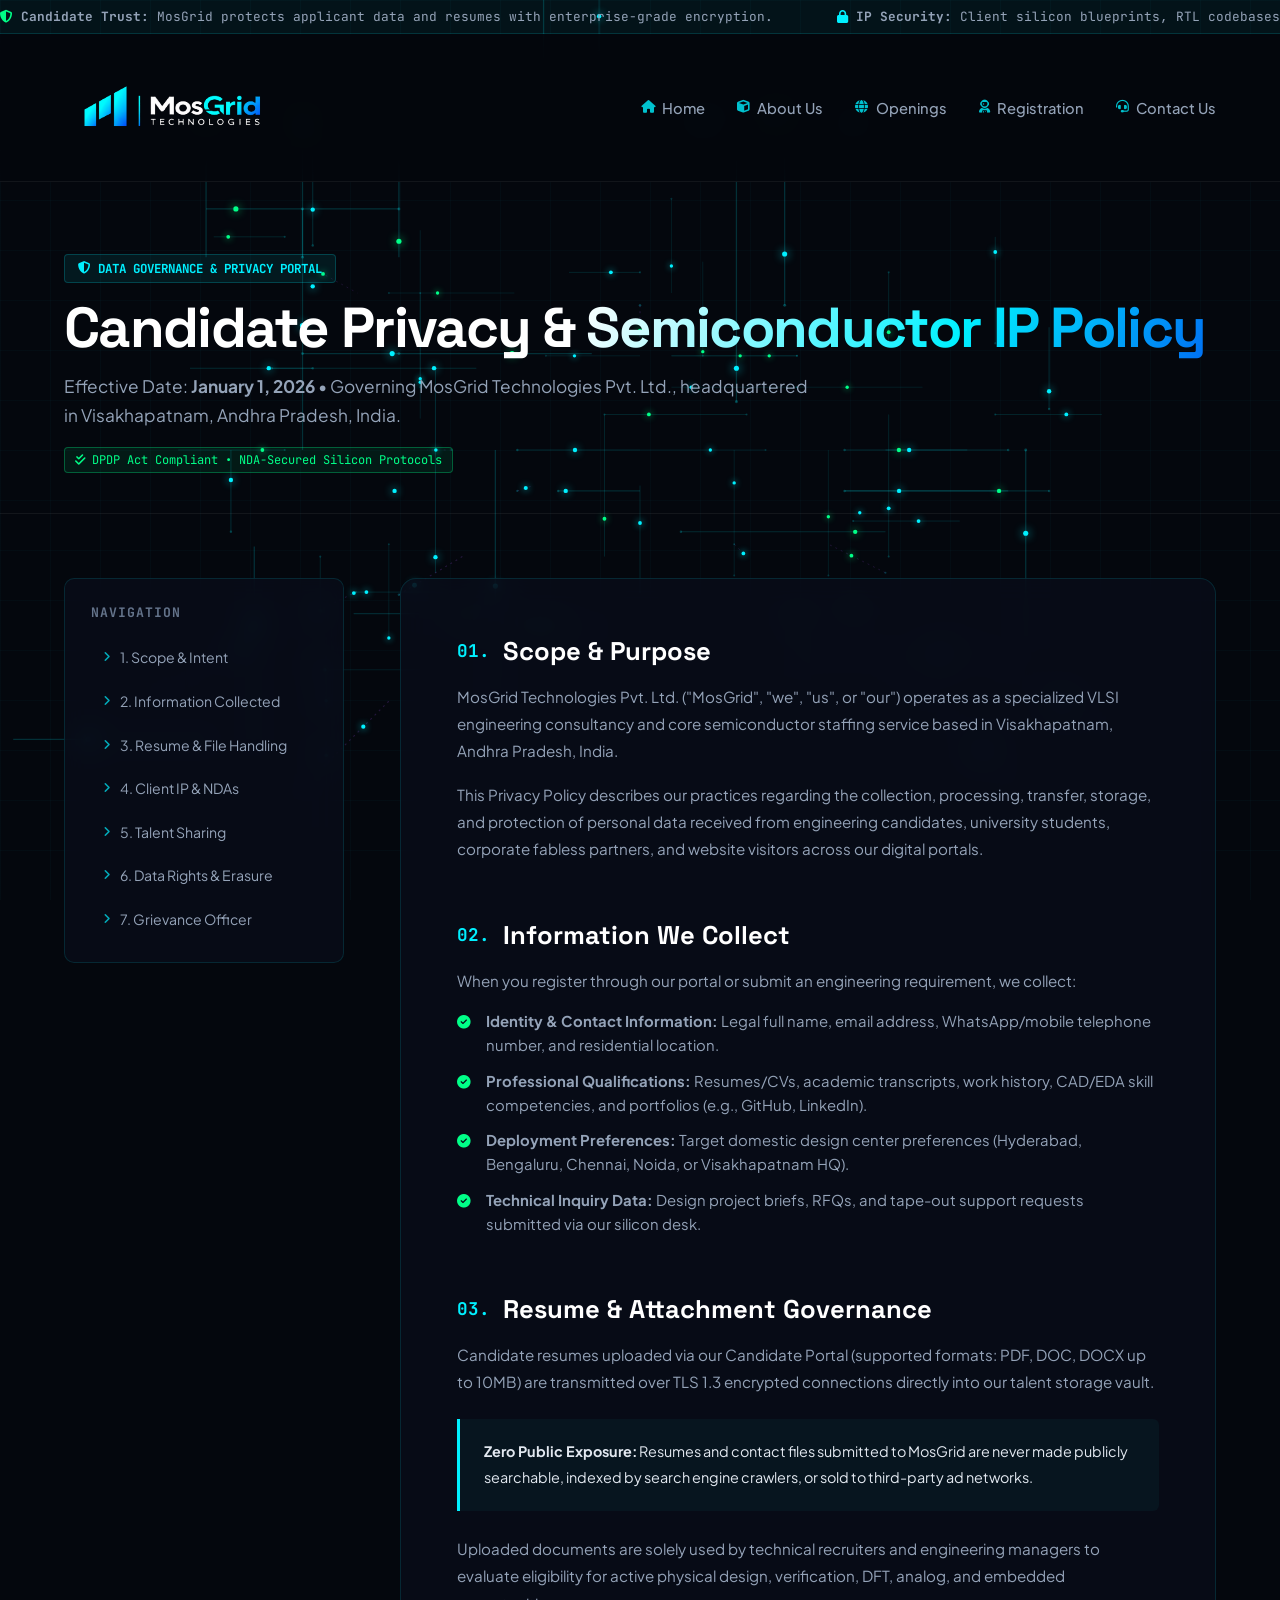
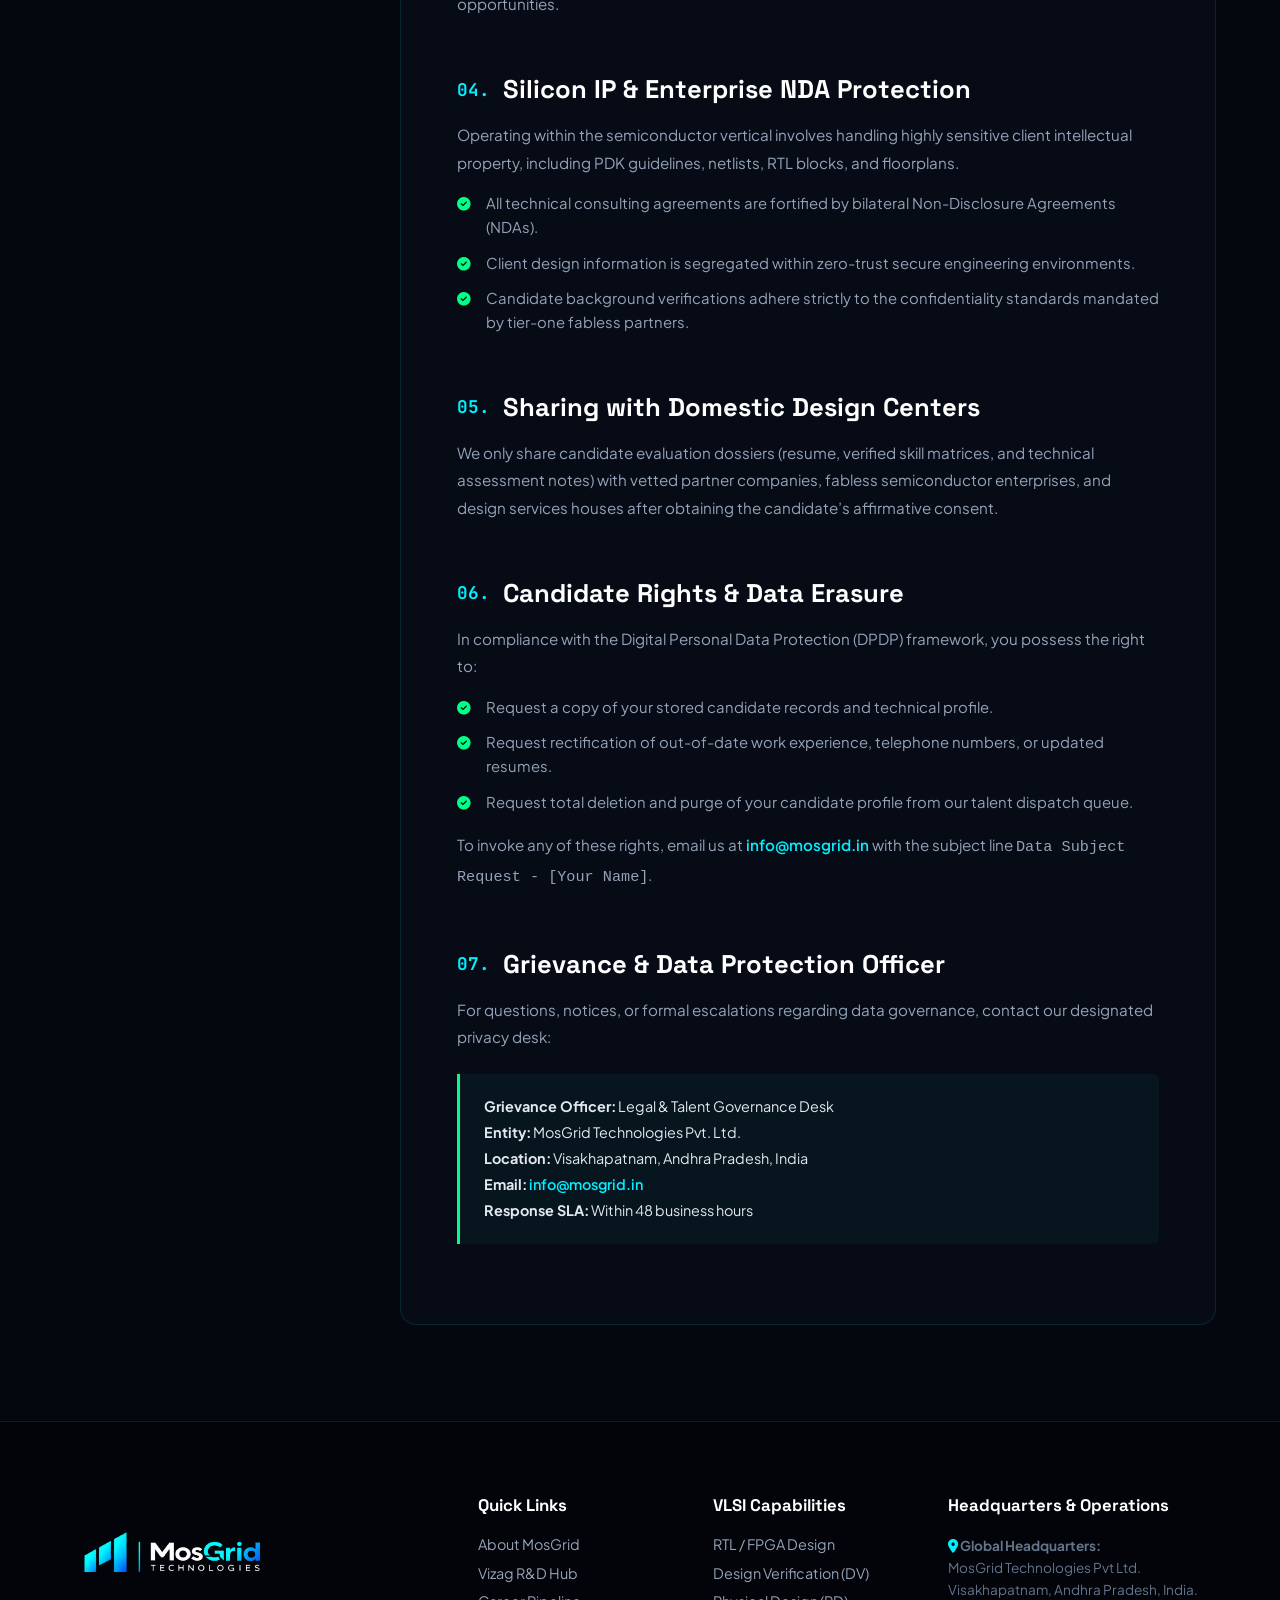
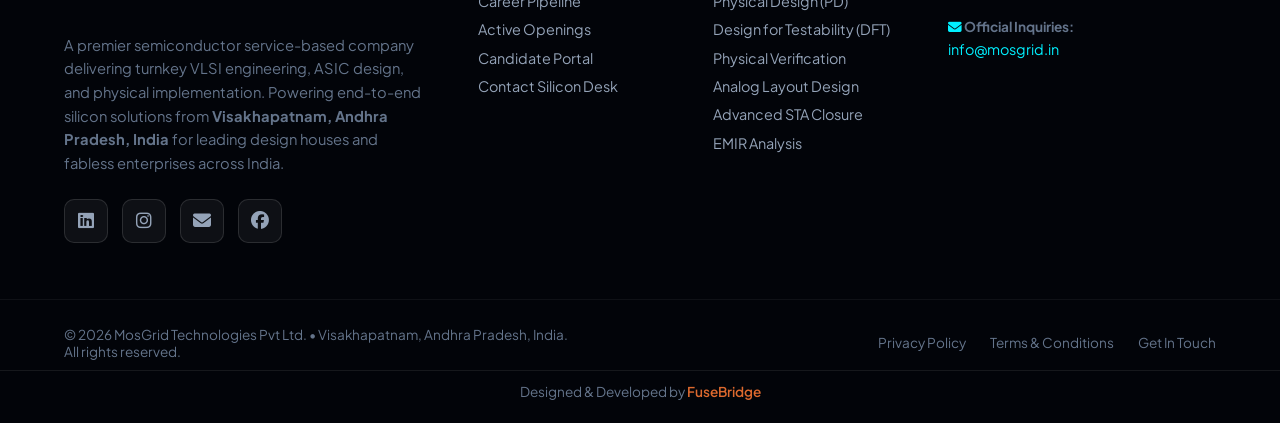
<file: privacy.html>
<!DOCTYPE html>
<html lang="en">
<head>
  <meta charset="UTF-8" />
  <meta name="viewport" content="width=device-width, initial-scale=1.0" />
  <title>Privacy Policy & Data Portal | MosGrid Technologies</title>
  <meta name="description" content="Official Data Protection & Privacy Policy for MosGrid Technologies Pvt Ltd. Learn how candidate profiles, resumes, and corporate semiconductor IP are secured." />
  
  <!-- Favicon -->
  <link rel="icon" type="image/png" sizes="32x32" href="assets/logos/favicon.png?v=3" />
  <link rel="icon" type="image/png" sizes="16x16" href="assets/logos/favicon.png?v=3" />
  <link rel="apple-touch-icon" href="assets/logos/favicon.png?v=3" />

  <!-- Fonts & Icons -->
  <link rel="preconnect" href="https://fonts.googleapis.com">
  <link rel="preconnect" href="https://fonts.gstatic.com" crossorigin>
  <link href="https://fonts.googleapis.com/css2?family=JetBrains+Mono:wght@400;500;700&family=Plus+Jakarta+Sans:wght@300;400;500;600;700;800&family=Space+Grotesk:wght@500;700;800&display=swap" rel="stylesheet">
  <link rel="stylesheet" href="https://cdnjs.cloudflare.com/ajax/libs/font-awesome/6.5.1/css/all.min.css" />
  
  <link rel="stylesheet" href="style.css" />

  <style>
    /* Privacy Document Layout Utilities */
    .privacy-hero {
      padding: 4.5rem 0 2.5rem;
      border-bottom: 1px solid rgba(255, 255, 255, 0.06);
    }
    .privacy-grid {
      display: grid;
      grid-template-columns: 280px 1fr;
      gap: 3.5rem;
      padding: 4rem 0 6rem;
      align-items: start;
    }
    .privacy-sidebar {
      position: sticky;
      top: 100px;
      background: var(--panel-bg);
      border: 1px solid var(--panel-border);
      border-radius: var(--radius-md);
      padding: 1.6rem;
      backdrop-filter: blur(12px);
    }
    .privacy-sidebar h4 {
      font-family: var(--font-mono);
      font-size: 0.82rem;
      color: var(--text-tertiary);
      letter-spacing: 0.08em;
      text-transform: uppercase;
      margin-bottom: 1.2rem;
    }
    .privacy-nav {
      display: flex;
      flex-direction: column;
      gap: 0.6rem;
    }
    .privacy-nav a {
      color: var(--text-secondary);
      text-decoration: none;
      font-size: 0.88rem;
      padding: 0.5rem 0.75rem;
      border-radius: var(--radius-sm);
      transition: all 0.2s ease;
      display: flex;
      align-items: center;
      gap: 0.6rem;
    }
    .privacy-nav a:hover {
      color: var(--electric-cyan);
      background: rgba(0, 240, 255, 0.05);
      transform: translateX(4px);
    }
    .privacy-nav a i {
      font-size: 0.75rem;
      color: var(--electric-cyan);
      opacity: 0.7;
    }
    .privacy-content {
      background: var(--panel-bg);
      border: 1px solid var(--panel-border);
      border-radius: var(--radius-lg);
      padding: 3.5rem;
      backdrop-filter: blur(14px);
    }
    .privacy-section {
      margin-bottom: 3.5rem;
      scroll-margin-top: 120px;
    }
    .privacy-section:last-child {
      margin-bottom: 0;
    }
    .privacy-section h3 {
      font-family: var(--font-display);
      font-size: 1.6rem;
      margin-bottom: 1rem;
      color: #fff;
      display: flex;
      align-items: center;
      gap: 0.8rem;
    }
    .privacy-section h3 span.num {
      font-family: var(--font-mono);
      color: var(--electric-cyan);
      font-size: 1.1rem;
    }
    .privacy-section p {
      color: var(--text-secondary);
      line-height: 1.8;
      font-size: 0.95rem;
      margin-bottom: 1rem;
    }
    .privacy-section ul {
      list-style: none;
      padding-left: 0;
      margin: 1rem 0;
    }
    .privacy-section ul li {
      position: relative;
      padding-left: 1.8rem;
      margin-bottom: 0.75rem;
      color: var(--text-secondary);
      font-size: 0.93rem;
      line-height: 1.6;
    }
    .privacy-section ul li::before {
      content: "\f058";
      font-family: "Font Awesome 6 Free";
      font-weight: 900;
      position: absolute;
      left: 0;
      color: var(--matrix-green);
      font-size: 0.85rem;
      top: 2px;
    }
    .legal-callout {
      background: rgba(0, 240, 255, 0.04);
      border-left: 3px solid var(--electric-cyan);
      border-radius: 0 var(--radius-sm) var(--radius-sm) 0;
      padding: 1.25rem 1.5rem;
      margin: 1.5rem 0;
    }
    .legal-callout p {
      margin: 0;
      color: #e2e8f0;
      font-size: 0.9rem;
    }
    .badge-iso {
      display: inline-flex;
      align-items: center;
      gap: 0.4rem;
      font-family: var(--font-mono);
      font-size: 0.75rem;
      background: rgba(0, 255, 136, 0.08);
      border: 1px solid rgba(0, 255, 136, 0.3);
      color: var(--matrix-green);
      padding: 0.25rem 0.6rem;
      border-radius: 4px;
    }
    @media (max-width: 992px) {
      .privacy-grid {
        grid-template-columns: 1fr;
      }
      .privacy-sidebar {
        display: none;
      }
      .privacy-content {
        padding: 2.2rem 1.6rem;
      }
    }
  </style>
</head>
<body class="dark-theme">

  <!-- Interactive Silicon Circuit Canvas -->
  <canvas id="circuit-canvas"></canvas>

  <!-- Ambient Electron Aura -->
  <div class="cursor-aura" id="cursorAura"></div>

  <!-- Global Live Ticker -->
  <div class="top-ticker">
    <div class="ticker-track">
      <span class="ticker-item"><i class="fa-solid fa-shield-halved text-green"></i> <strong>Candidate Trust:</strong> MosGrid protects applicant data and resumes with enterprise-grade encryption.</span>
      <span class="ticker-item"><i class="fa-solid fa-lock text-cyan"></i> <strong>IP Security:</strong> Client silicon blueprints, RTL codebases, and NDA constraints strictly preserved.</span>
      <span class="ticker-item"><i class="fa-solid fa-microchip text-green"></i> <strong>Visakhapatnam HQ:</strong> Governing talent deployment pipelines across Bengaluru, Hyderabad, Chennai, and Noida.</span>
    </div>
  </div>

  <!-- Header Navigation -->
  <header class="navbar" id="navbar">
    <div class="container nav-wrap">
      <a href="index.html" class="brand">
        <div class="brand-name">
          <img src="assets/logos/logo.svg" alt="Mosgrid Logo" class="brand-logo-img" />
        </div>
      </a>

      <nav class="nav-menu" id="navMenu">
        <a href="index.html" class="nav-link"><i class="fa-solid fa-house"></i> Home</a>
        <a href="index.html#about-us" class="nav-link"><i class="fa-solid fa-cube"></i> About Us</a>
        <a href="index.html#openings" class="nav-link"><i class="fa-solid fa-globe"></i> Openings</a>
        <a href="index.html#apply" class="nav-link"><i class="fa-solid fa-user-astronaut"></i> Registration</a>
        <a href="index.html#contact" class="nav-link"><i class="fa-solid fa-headset"></i> Contact Us</a>
      </nav>

      <div class="nav-actions">
        <button class="mobile-hamburger" id="hamburger" aria-label="Toggle navigation menu">
          <span></span><span></span><span></span>
        </button>
      </div>
    </div>
  </header>

  <!-- Privacy Hero -->
  <section class="privacy-hero">
    <div class="container">
      <span class="chip-tag"><i class="fa-solid fa-shield-halved"></i> DATA GOVERNANCE & PRIVACY PORTAL</span>
      <h1 class="hero-heading" style="margin-bottom: 0.8rem;">
        Candidate Privacy & <span class="electric-text">Semiconductor IP Policy</span>
      </h1>
      <p class="hero-subtext" style="max-width: 750px; margin-bottom: 1rem;">
        Effective Date: <strong>January 1, 2026</strong> &bull; Governing MosGrid Technologies Pvt. Ltd., headquartered in Visakhapatnam, Andhra Pradesh, India.
      </p>
      <div class="badge-iso">
        <i class="fa-solid fa-check-double"></i> DPDP Act Compliant &bull; NDA-Secured Silicon Protocols
      </div>
    </div>
  </section>

  <!-- Main Content Layout -->
  <section class="container privacy-grid">
    <!-- Table of Contents Sidebar -->
    <aside class="privacy-sidebar">
      <h4>Navigation</h4>
      <nav class="privacy-nav">
        <a href="#section-1"><i class="fa-solid fa-angle-right"></i> 1. Scope & Intent</a>
        <a href="#section-2"><i class="fa-solid fa-angle-right"></i> 2. Information Collected</a>
        <a href="#section-3"><i class="fa-solid fa-angle-right"></i> 3. Resume & File Handling</a>
        <a href="#section-4"><i class="fa-solid fa-angle-right"></i> 4. Client IP & NDAs</a>
        <a href="#section-5"><i class="fa-solid fa-angle-right"></i> 5. Talent Sharing</a>
        <a href="#section-6"><i class="fa-solid fa-angle-right"></i> 6. Data Rights & Erasure</a>
        <a href="#section-7"><i class="fa-solid fa-angle-right"></i> 7. Grievance Officer</a>
      </nav>
    </aside>

    <!-- Detailed Policy Document -->
    <main class="privacy-content">
      <!-- Section 1 -->
      <article class="privacy-section" id="section-1">
        <h3><span class="num">01.</span> Scope & Purpose</h3>
        <p>
          MosGrid Technologies Pvt. Ltd. ("MosGrid", "we", "us", or "our") operates as a specialized VLSI engineering consultancy and core semiconductor staffing service based in Visakhapatnam, Andhra Pradesh, India.
        </p>
        <p>
          This Privacy Policy describes our practices regarding the collection, processing, transfer, storage, and protection of personal data received from engineering candidates, university students, corporate fabless partners, and website visitors across our digital portals.
        </p>
      </article>

      <!-- Section 2 -->
      <article class="privacy-section" id="section-2">
        <h3><span class="num">02.</span> Information We Collect</h3>
        <p>When you register through our portal or submit an engineering requirement, we collect:</p>
        <ul>
          <li><strong>Identity & Contact Information:</strong> Legal full name, email address, WhatsApp/mobile telephone number, and residential location.</li>
          <li><strong>Professional Qualifications:</strong> Resumes/CVs, academic transcripts, work history, CAD/EDA skill competencies, and portfolios (e.g., GitHub, LinkedIn).</li>
          <li><strong>Deployment Preferences:</strong> Target domestic design center preferences (Hyderabad, Bengaluru, Chennai, Noida, or Visakhapatnam HQ).</li>
          <li><strong>Technical Inquiry Data:</strong> Design project briefs, RFQs, and tape-out support requests submitted via our silicon desk.</li>
        </ul>
      </article>

      <!-- Section 3 -->
      <article class="privacy-section" id="section-3">
        <h3><span class="num">03.</span> Resume & Attachment Governance</h3>
        <p>
          Candidate resumes uploaded via our Candidate Portal (supported formats: PDF, DOC, DOCX up to 10MB) are transmitted over TLS 1.3 encrypted connections directly into our talent storage vault.
        </p>
        <div class="legal-callout">
          <p>
            <strong>Zero Public Exposure:</strong> Resumes and contact files submitted to MosGrid are never made publicly searchable, indexed by search engine crawlers, or sold to third-party ad networks.
          </p>
        </div>
        <p>
          Uploaded documents are solely used by technical recruiters and engineering managers to evaluate eligibility for active physical design, verification, DFT, analog, and embedded opportunities.
        </p>
      </article>

      <!-- Section 4 -->
      <article class="privacy-section" id="section-4">
        <h3><span class="num">04.</span> Silicon IP & Enterprise NDA Protection</h3>
        <p>
          Operating within the semiconductor vertical involves handling highly sensitive client intellectual property, including PDK guidelines, netlists, RTL blocks, and floorplans.
        </p>
        <ul>
          <li>All technical consulting agreements are fortified by bilateral Non-Disclosure Agreements (NDAs).</li>
          <li>Client design information is segregated within zero-trust secure engineering environments.</li>
          <li>Candidate background verifications adhere strictly to the confidentiality standards mandated by tier-one fabless partners.</li>
        </ul>
      </article>

      <!-- Section 5 -->
      <article class="privacy-section" id="section-5">
        <h3><span class="num">05.</span> Sharing with Domestic Design Centers</h3>
        <p>
          We only share candidate evaluation dossiers (resume, verified skill matrices, and technical assessment notes) with vetted partner companies, fabless semiconductor enterprises, and design services houses after obtaining the candidate’s affirmative consent.
        </p>
      </article>

      <!-- Section 6 -->
      <article class="privacy-section" id="section-6">
        <h3><span class="num">06.</span> Candidate Rights & Data Erasure</h3>
        <p>
          In compliance with the Digital Personal Data Protection (DPDP) framework, you possess the right to:
        </p>
        <ul>
          <li>Request a copy of your stored candidate records and technical profile.</li>
          <li>Request rectification of out-of-date work experience, telephone numbers, or updated resumes.</li>
          <li>Request total deletion and purge of your candidate profile from our talent dispatch queue.</li>
        </ul>
        <p>
          To invoke any of these rights, email us at <a href="mailto:info@mosgrid.in" class="contact-mail-link">info@mosgrid.in</a> with the subject line <code>Data Subject Request - [Your Name]</code>.
        </p>
      </article>

      <!-- Section 7 -->
      <article class="privacy-section" id="section-7">
        <h3><span class="num">07.</span> Grievance & Data Protection Officer</h3>
        <p>
          For questions, notices, or formal escalations regarding data governance, contact our designated privacy desk:
        </p>
        <div class="legal-callout" style="border-left-color: var(--matrix-green);">
          <p>
            <strong>Grievance Officer:</strong> Legal & Talent Governance Desk<br />
            <strong>Entity:</strong> MosGrid Technologies Pvt. Ltd.<br />
            <strong>Location:</strong> Visakhapatnam, Andhra Pradesh, India<br />
            <strong>Email:</strong> <a href="mailto:info@mosgrid.in" class="contact-mail-link">info@mosgrid.in</a><br />
            <strong>Response SLA:</strong> Within 48 business hours
          </p>
        </div>
      </article>
    </main>
  </section>

  <!-- Footer -->
  <footer class="site-footer">
    <div class="container footer-grid">
      <!-- Col 1: Brand & Socials -->
      <div class="footer-col brand-col">
        <a href="index.html" class="brand">
          <div class="brand-name">
            <img src="assets/logos/logo.svg" alt="Mosgrid Semiconductor Logo" class="brand-logo-img" />
          </div>
        </a>

        <p>
          A premier semiconductor service-based company delivering turnkey VLSI engineering, ASIC design, and physical implementation. Powering end-to-end silicon solutions from <strong>Visakhapatnam, Andhra Pradesh, India</strong> for leading design houses and fabless enterprises across India.
        </p>

        <div class="social-chips">
          <a href="https://www.linkedin.com/company/145368124" class="social-chip" title="LinkedIn" target="_blank" rel="noopener noreferrer" aria-label="LinkedIn">
            <i class="fa-brands fa-linkedin"></i>
          </a>
          <a href="https://www.instagram.com/mosgridtechnologies/" class="social-chip" title="Instagram" target="_blank" rel="noopener noreferrer" aria-label="Instagram">
            <i class="fa-brands fa-instagram"></i>
          </a>
          <a href="mailto:info@mosgrid.in" class="social-chip" title="Email Us" aria-label="Email">
            <i class="fa-solid fa-envelope"></i>
          </a>
          <a href="https://www.facebook.com/profile.php?id=61595372404268" class="social-chip" title="Facebook" target="_blank" rel="noopener noreferrer" aria-label="Facebook">
            <i class="fa-brands fa-facebook"></i>
          </a>
        </div>
      </div>

      <!-- Col 2: Direct Page Navigators -->
      <div class="footer-col">
        <h5>Quick Links</h5>
        <a href="index.html#about-us">About MosGrid</a>
        <a href="index.html#vizag-hub">Vizag R&D Hub</a>
        <a href="index.html#pipeline">Career Pipeline</a>
        <a href="index.html#openings">Active Openings</a>
        <a href="index.html#apply">Candidate Portal</a>
        <a href="index.html#contact">Contact Silicon Desk</a>
      </div>

      <!-- Col 3: Direct Card Links -->
      <div class="footer-col">
        <h5>VLSI Capabilities</h5>
        <a href="index.html#domain-rtl">RTL / FPGA Design</a>
        <a href="index.html#domain-dv">Design Verification (DV)</a>
        <a href="index.html#domain-pd">Physical Design (PD)</a>
        <a href="index.html#domain-dft">Design for Testability (DFT)</a>
        <a href="index.html#domain-pv">Physical Verification</a>
        <a href="index.html#domain-analog">Analog Layout Design</a>
        <a href="index.html#domain-sta">Advanced STA Closure</a>
        <a href="index.html#domain-emir">EMIR Analysis</a>
      </div>

      <!-- Col 4: Operations & Location -->
      <div class="footer-col">
        <h5>Headquarters & Operations</h5>
        <p class="footer-addr">
          <i class="fa-solid fa-location-dot text-cyan"></i> <strong>Global Headquarters:</strong><br />
          MosGrid Technologies Pvt Ltd.<br />
          Visakhapatnam, Andhra Pradesh, India.
        </p>
        <p class="footer-addr">
          <i class="fa-solid fa-envelope text-cyan"></i> <strong>Official Inquiries:</strong><br />
          <a href="mailto:info@mosgrid.in" style="color: var(--electric-cyan); text-decoration: none;">info@mosgrid.in</a>
        </p>
      </div>
    </div>

    <!-- Legal Bar -->
    <div class="footer-bar">
      <div class="container footer-bar-inner">
        <span>
          &copy; 2026 MosGrid Technologies Pvt Ltd. &bull; Visakhapatnam, Andhra Pradesh, India.<br />All rights reserved.
        </span>
        <div class="legal-links">
          <a href="privacy.html">Privacy Policy</a>
          <a href="terms.html">Terms & Conditions</a>
          <a href="index.html#contact">Get In Touch</a>
        </div>
      </div>

      <div style="text-align: center; padding-top: 12px; margin-top: 10px; font-size: 0.85rem; border-top: 1px solid rgba(255, 255, 255, 0.08);">
        Designed &amp; Developed by 
        <a href="https://www.fusebridge.in" target="_blank" rel="noopener noreferrer" style="color: #dd692e; text-decoration: none; font-weight: 600;">FuseBridge</a>
      </div>
    </div>
  </footer>

  <script src="script.js"></script>
</body>
</html>
</file>
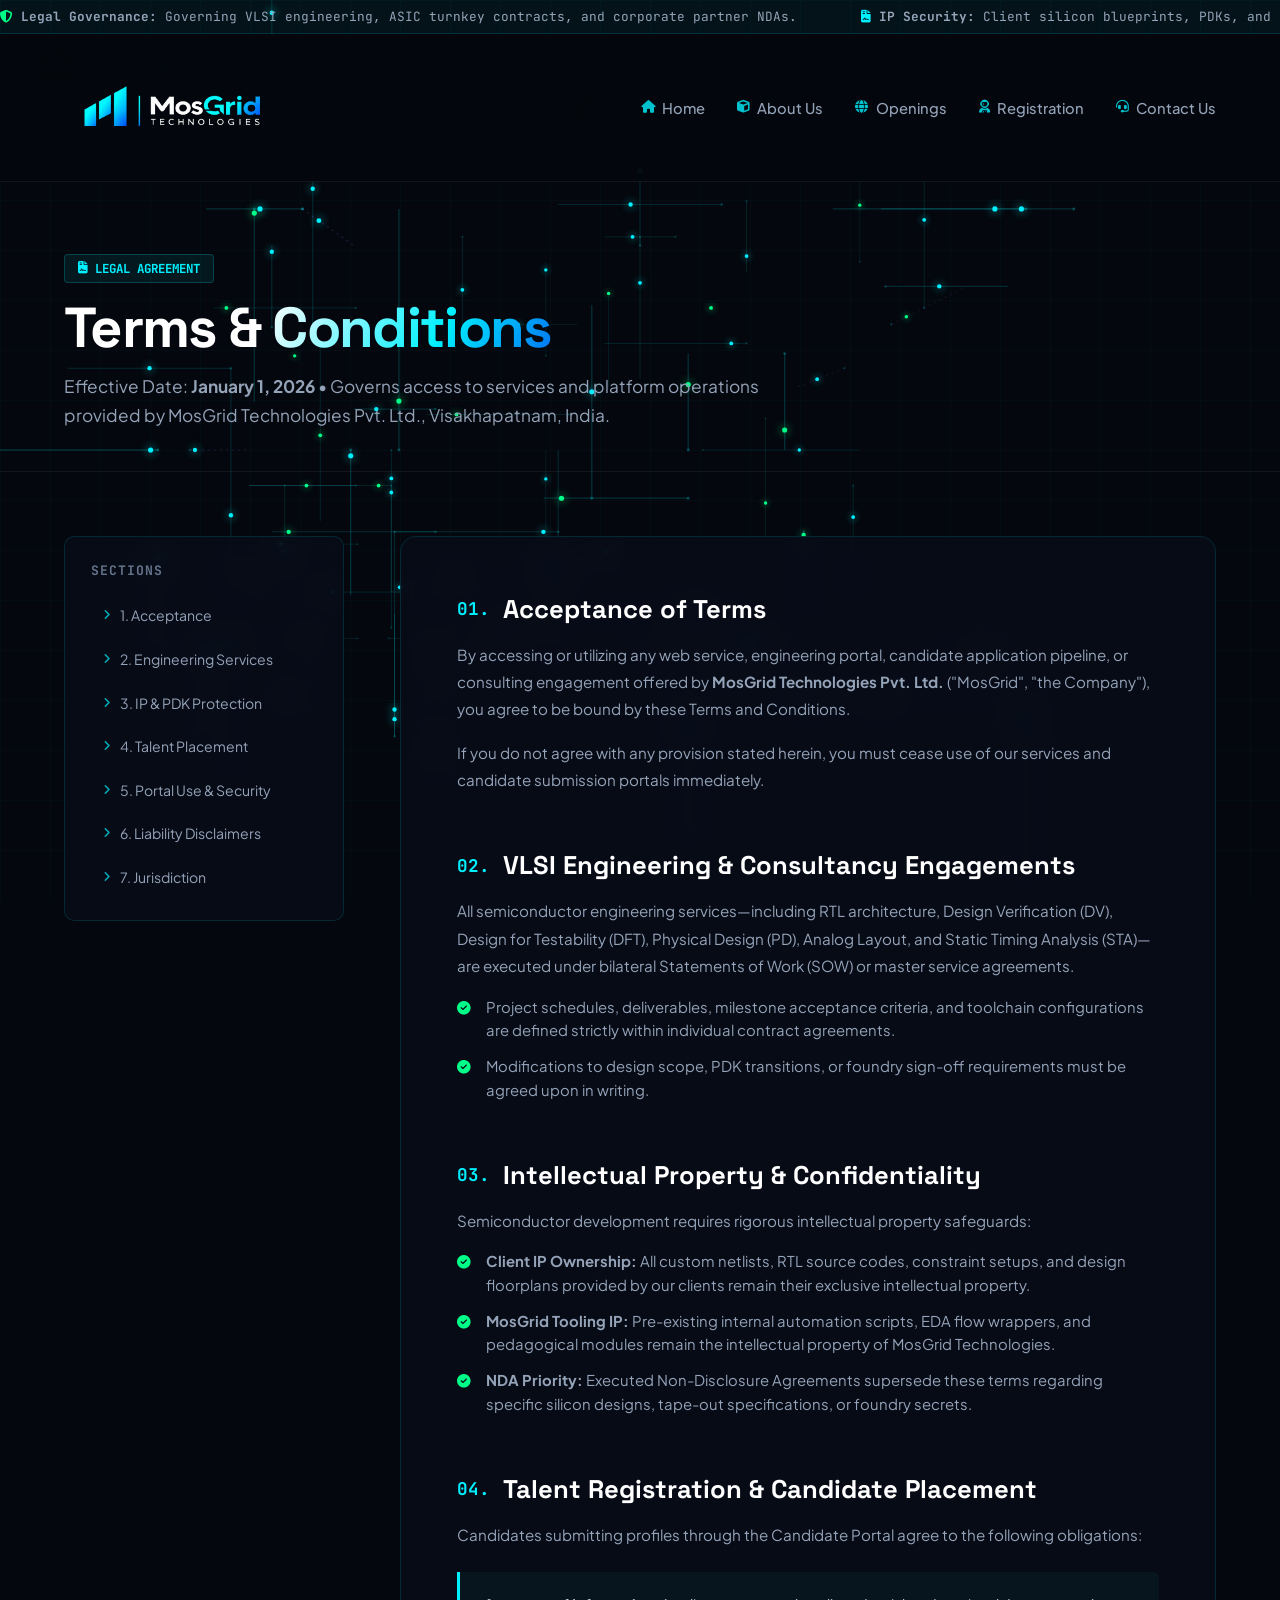
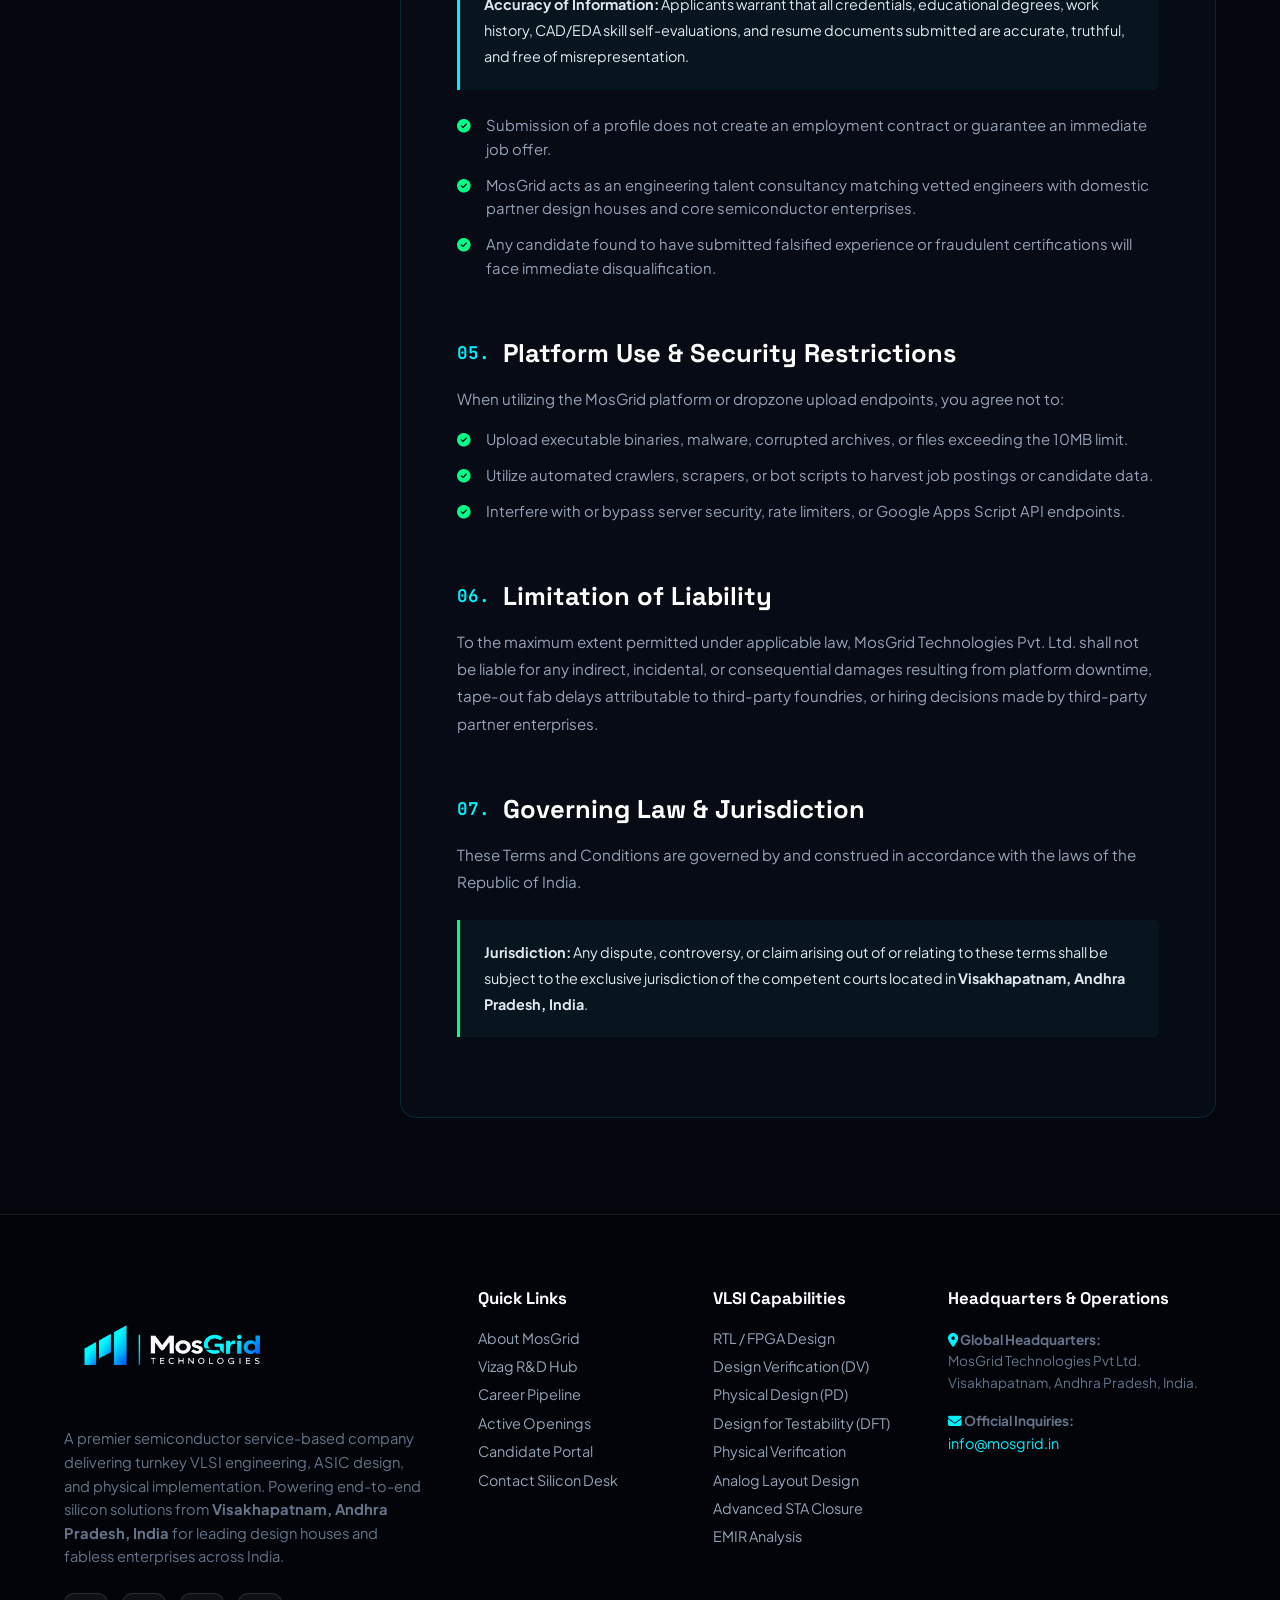
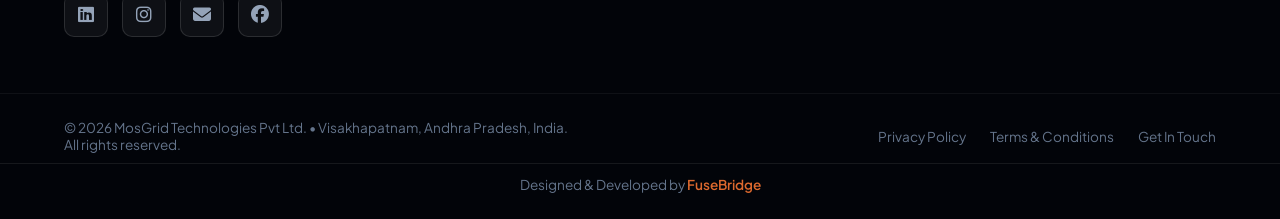
<file: terms.html>
<!DOCTYPE html>
<html lang="en">
<head>
  <meta charset="UTF-8" />
  <meta name="viewport" content="width=device-width, initial-scale=1.0" />
  <title>Terms & Conditions | MosGrid Technologies</title>
  <meta name="description" content="Official Terms and Conditions for MosGrid Technologies Pvt Ltd. Governing VLSI engineering services, talent placement programs, and platform access." />
  
  <!-- Favicon -->
  <link rel="icon" type="image/png" sizes="32x32" href="assets/logos/favicon.png?v=3" />
  <link rel="icon" type="image/png" sizes="16x16" href="assets/logos/favicon.png?v=3" />
  <link rel="apple-touch-icon" href="assets/logos/favicon.png?v=3" />

  <!-- Fonts & Icons -->
  <link rel="preconnect" href="https://fonts.googleapis.com">
  <link rel="preconnect" href="https://fonts.gstatic.com" crossorigin>
  <link href="https://fonts.googleapis.com/css2?family=JetBrains+Mono:wght@400;500;700&family=Plus+Jakarta+Sans:wght@300;400;500;600;700;800&family=Space+Grotesk:wght@500;700;800&display=swap" rel="stylesheet">
  <link rel="stylesheet" href="https://cdnjs.cloudflare.com/ajax/libs/font-awesome/6.5.1/css/all.min.css" />
  
  <link rel="stylesheet" href="style.css" />

  <style>
    .terms-hero {
      padding: 4.5rem 0 2.5rem;
      border-bottom: 1px solid rgba(255, 255, 255, 0.06);
    }
    .terms-grid {
      display: grid;
      grid-template-columns: 280px 1fr;
      gap: 3.5rem;
      padding: 4rem 0 6rem;
      align-items: start;
    }
    .terms-sidebar {
      position: sticky;
      top: 100px;
      background: var(--panel-bg);
      border: 1px solid var(--panel-border);
      border-radius: var(--radius-md);
      padding: 1.6rem;
      backdrop-filter: blur(12px);
    }
    .terms-sidebar h4 {
      font-family: var(--font-mono);
      font-size: 0.82rem;
      color: var(--text-tertiary);
      letter-spacing: 0.08em;
      text-transform: uppercase;
      margin-bottom: 1.2rem;
    }
    .terms-nav {
      display: flex;
      flex-direction: column;
      gap: 0.6rem;
    }
    .terms-nav a {
      color: var(--text-secondary);
      text-decoration: none;
      font-size: 0.88rem;
      padding: 0.5rem 0.75rem;
      border-radius: var(--radius-sm);
      transition: all 0.2s ease;
      display: flex;
      align-items: center;
      gap: 0.6rem;
    }
    .terms-nav a:hover {
      color: var(--electric-cyan);
      background: rgba(0, 240, 255, 0.05);
      transform: translateX(4px);
    }
    .terms-nav a i {
      font-size: 0.75rem;
      color: var(--electric-cyan);
      opacity: 0.7;
    }
    .terms-content {
      background: var(--panel-bg);
      border: 1px solid var(--panel-border);
      border-radius: var(--radius-lg);
      padding: 3.5rem;
      backdrop-filter: blur(14px);
    }
    .terms-section {
      margin-bottom: 3.5rem;
      scroll-margin-top: 120px;
    }
    .terms-section:last-child {
      margin-bottom: 0;
    }
    .terms-section h3 {
      font-family: var(--font-display);
      font-size: 1.6rem;
      margin-bottom: 1rem;
      color: #fff;
      display: flex;
      align-items: center;
      gap: 0.8rem;
    }
    .terms-section h3 span.num {
      font-family: var(--font-mono);
      color: var(--electric-cyan);
      font-size: 1.1rem;
    }
    .terms-section p {
      color: var(--text-secondary);
      line-height: 1.8;
      font-size: 0.95rem;
      margin-bottom: 1rem;
    }
    .terms-section ul {
      list-style: none;
      padding-left: 0;
      margin: 1rem 0;
    }
    .terms-section ul li {
      position: relative;
      padding-left: 1.8rem;
      margin-bottom: 0.75rem;
      color: var(--text-secondary);
      font-size: 0.93rem;
      line-height: 1.6;
    }
    .terms-section ul li::before {
      content: "\f058";
      font-family: "Font Awesome 6 Free";
      font-weight: 900;
      position: absolute;
      left: 0;
      color: var(--matrix-green);
      font-size: 0.85rem;
      top: 2px;
    }
    .legal-callout {
      background: rgba(0, 240, 255, 0.04);
      border-left: 3px solid var(--electric-cyan);
      border-radius: 0 var(--radius-sm) var(--radius-sm) 0;
      padding: 1.25rem 1.5rem;
      margin: 1.5rem 0;
    }
    .legal-callout p {
      margin: 0;
      color: #e2e8f0;
      font-size: 0.9rem;
    }
    @media (max-width: 992px) {
      .terms-grid {
        grid-template-columns: 1fr;
      }
      .terms-sidebar {
        display: none;
      }
      .terms-content {
        padding: 2.2rem 1.6rem;
      }
    }
  </style>
</head>
<body class="dark-theme">

  <!-- Interactive Silicon Circuit Canvas -->
  <canvas id="circuit-canvas"></canvas>

  <!-- Ambient Electron Aura -->
  <div class="cursor-aura" id="cursorAura"></div>

  <!-- Global Live Ticker -->
  <div class="top-ticker">
    <div class="ticker-track">
      <span class="ticker-item"><i class="fa-solid fa-shield-halved text-green"></i> <strong>Legal Governance:</strong> Governing VLSI engineering, ASIC turnkey contracts, and corporate partner NDAs.</span>
      <span class="ticker-item"><i class="fa-solid fa-file-contract text-cyan"></i> <strong>IP Security:</strong> Client silicon blueprints, PDKs, and RTL codebases are strictly safeguarded.</span>
      <span class="ticker-item"><i class="fa-solid fa-microchip text-green"></i> <strong>Visakhapatnam HQ:</strong> Governing talent deployment pipelines across Bengaluru, Hyderabad, Chennai, and Noida.</span>
    </div>
  </div>

  <!-- Header Navigation -->
  <header class="navbar" id="navbar">
    <div class="container nav-wrap">
      <a href="index.html" class="brand">
        <div class="brand-name">
          <img src="assets/logos/logo.svg" alt="Mosgrid Logo" class="brand-logo-img" />
        </div>
      </a>

      <nav class="nav-menu" id="navMenu">
        <a href="index.html" class="nav-link"><i class="fa-solid fa-house"></i> Home</a>
        <a href="index.html#about-us" class="nav-link"><i class="fa-solid fa-cube"></i> About Us</a>
        <a href="index.html#openings" class="nav-link"><i class="fa-solid fa-globe"></i> Openings</a>
        <a href="index.html#apply" class="nav-link"><i class="fa-solid fa-user-astronaut"></i> Registration</a>
        <a href="index.html#contact" class="nav-link"><i class="fa-solid fa-headset"></i> Contact Us</a>
      </nav>

      <div class="nav-actions">
        <button class="mobile-hamburger" id="hamburger" aria-label="Toggle navigation menu">
          <span></span><span></span><span></span>
        </button>
      </div>
    </div>
  </header>

  <!-- Terms Hero -->
  <section class="terms-hero">
    <div class="container">
      <span class="chip-tag"><i class="fa-solid fa-file-contract"></i> LEGAL AGREEMENT</span>
      <h1 class="hero-heading" style="margin-bottom: 0.8rem;">
        Terms & <span class="electric-text">Conditions</span>
      </h1>
      <p class="hero-subtext" style="max-width: 750px; margin-bottom: 0;">
        Effective Date: <strong>January 1, 2026</strong> &bull; Governs access to services and platform operations provided by MosGrid Technologies Pvt. Ltd., Visakhapatnam, India.
      </p>
    </div>
  </section>

  <!-- Main Terms Grid -->
  <section class="container terms-grid">
    <!-- Navigation Sidebar -->
    <aside class="terms-sidebar">
      <h4>Sections</h4>
      <nav class="terms-nav">
        <a href="#term-1"><i class="fa-solid fa-angle-right"></i> 1. Acceptance</a>
        <a href="#term-2"><i class="fa-solid fa-angle-right"></i> 2. Engineering Services</a>
        <a href="#term-3"><i class="fa-solid fa-angle-right"></i> 3. IP & PDK Protection</a>
        <a href="#term-4"><i class="fa-solid fa-angle-right"></i> 4. Talent Placement</a>
        <a href="#term-5"><i class="fa-solid fa-angle-right"></i> 5. Portal Use & Security</a>
        <a href="#term-6"><i class="fa-solid fa-angle-right"></i> 6. Liability Disclaimers</a>
        <a href="#term-7"><i class="fa-solid fa-angle-right"></i> 7. Jurisdiction</a>
      </nav>
    </aside>

    <!-- Document Content -->
    <main class="terms-content">
      <article class="terms-section" id="term-1">
        <h3><span class="num">01.</span> Acceptance of Terms</h3>
        <p>
          By accessing or utilizing any web service, engineering portal, candidate application pipeline, or consulting engagement offered by <strong>MosGrid Technologies Pvt. Ltd.</strong> ("MosGrid", "the Company"), you agree to be bound by these Terms and Conditions.
        </p>
        <p>
          If you do not agree with any provision stated herein, you must cease use of our services and candidate submission portals immediately.
        </p>
      </article>

      <article class="terms-section" id="term-2">
        <h3><span class="num">02.</span> VLSI Engineering & Consultancy Engagements</h3>
        <p>
          All semiconductor engineering services—including RTL architecture, Design Verification (DV), Design for Testability (DFT), Physical Design (PD), Analog Layout, and Static Timing Analysis (STA)—are executed under bilateral Statements of Work (SOW) or master service agreements.
        </p>
        <ul>
          <li>Project schedules, deliverables, milestone acceptance criteria, and toolchain configurations are defined strictly within individual contract agreements.</li>
          <li>Modifications to design scope, PDK transitions, or foundry sign-off requirements must be agreed upon in writing.</li>
        </ul>
      </article>

      <article class="terms-section" id="term-3">
        <h3><span class="num">03.</span> Intellectual Property & Confidentiality</h3>
        <p>
          Semiconductor development requires rigorous intellectual property safeguards:
        </p>
        <ul>
          <li><strong>Client IP Ownership:</strong> All custom netlists, RTL source codes, constraint setups, and design floorplans provided by our clients remain their exclusive intellectual property.</li>
          <li><strong>MosGrid Tooling IP:</strong> Pre-existing internal automation scripts, EDA flow wrappers, and pedagogical modules remain the intellectual property of MosGrid Technologies.</li>
          <li><strong>NDA Priority:</strong> Executed Non-Disclosure Agreements supersede these terms regarding specific silicon designs, tape-out specifications, or foundry secrets.</li>
        </ul>
      </article>

      <article class="terms-section" id="term-4">
        <h3><span class="num">04.</span> Talent Registration & Candidate Placement</h3>
        <p>
          Candidates submitting profiles through the Candidate Portal agree to the following obligations:
        </p>
        <div class="legal-callout">
          <p>
            <strong>Accuracy of Information:</strong> Applicants warrant that all credentials, educational degrees, work history, CAD/EDA skill self-evaluations, and resume documents submitted are accurate, truthful, and free of misrepresentation.
          </p>
        </div>
        <ul>
          <li>Submission of a profile does not create an employment contract or guarantee an immediate job offer.</li>
          <li>MosGrid acts as an engineering talent consultancy matching vetted engineers with domestic partner design houses and core semiconductor enterprises.</li>
          <li>Any candidate found to have submitted falsified experience or fraudulent certifications will face immediate disqualification.</li>
        </ul>
      </article>

      <article class="terms-section" id="term-5">
        <h3><span class="num">05.</span> Platform Use & Security Restrictions</h3>
        <p>
          When utilizing the MosGrid platform or dropzone upload endpoints, you agree not to:
        </p>
        <ul>
          <li>Upload executable binaries, malware, corrupted archives, or files exceeding the 10MB limit.</li>
          <li>Utilize automated crawlers, scrapers, or bot scripts to harvest job postings or candidate data.</li>
          <li>Interfere with or bypass server security, rate limiters, or Google Apps Script API endpoints.</li>
        </ul>
      </article>

      <article class="terms-section" id="term-6">
        <h3><span class="num">06.</span> Limitation of Liability</h3>
        <p>
          To the maximum extent permitted under applicable law, MosGrid Technologies Pvt. Ltd. shall not be liable for any indirect, incidental, or consequential damages resulting from platform downtime, tape-out fab delays attributable to third-party foundries, or hiring decisions made by third-party partner enterprises.
        </p>
      </article>

      <article class="terms-section" id="term-7">
        <h3><span class="num">07.</span> Governing Law & Jurisdiction</h3>
        <p>
          These Terms and Conditions are governed by and construed in accordance with the laws of the Republic of India.
        </p>
        <div class="legal-callout" style="border-left-color: var(--matrix-green);">
          <p>
            <strong>Jurisdiction:</strong> Any dispute, controversy, or claim arising out of or relating to these terms shall be subject to the exclusive jurisdiction of the competent courts located in <strong>Visakhapatnam, Andhra Pradesh, India</strong>.
          </p>
        </div>
      </article>
    </main>
  </section>

  <!-- Footer -->
  <footer class="site-footer">
    <div class="container footer-grid">
      <!-- Col 1: Brand & Socials -->
      <div class="footer-col brand-col">
        <a href="index.html" class="brand">
          <div class="brand-name">
            <img src="assets/logos/logo.svg" alt="Mosgrid Semiconductor Logo" class="brand-logo-img" />
          </div>
        </a>

        <p>
          A premier semiconductor service-based company delivering turnkey VLSI engineering, ASIC design, and physical implementation. Powering end-to-end silicon solutions from <strong>Visakhapatnam, Andhra Pradesh, India</strong> for leading design houses and fabless enterprises across India.
        </p>

        <div class="social-chips">
          <a href="https://www.linkedin.com/company/145368124" class="social-chip" title="LinkedIn" target="_blank" rel="noopener noreferrer" aria-label="LinkedIn">
            <i class="fa-brands fa-linkedin"></i>
          </a>
          <a href="https://www.instagram.com/mosgridtechnologies/" class="social-chip" title="Instagram" target="_blank" rel="noopener noreferrer" aria-label="Instagram">
            <i class="fa-brands fa-instagram"></i>
          </a>
          <a href="mailto:info@mosgrid.in" class="social-chip" title="Email Us" aria-label="Email">
            <i class="fa-solid fa-envelope"></i>
          </a>
          <a href="https://www.facebook.com/profile.php?id=61595372404268" class="social-chip" title="Facebook" target="_blank" rel="noopener noreferrer" aria-label="Facebook">
            <i class="fa-brands fa-facebook"></i>
          </a>
        </div>
      </div>

      <!-- Col 2: Direct Page Navigators -->
      <div class="footer-col">
        <h5>Quick Links</h5>
        <a href="index.html#about-us">About MosGrid</a>
        <a href="index.html#vizag-hub">Vizag R&D Hub</a>
        <a href="index.html#pipeline">Career Pipeline</a>
        <a href="index.html#openings">Active Openings</a>
        <a href="index.html#apply">Candidate Portal</a>
        <a href="index.html#contact">Contact Silicon Desk</a>
      </div>

      <!-- Col 3: Direct Card Links -->
      <div class="footer-col">
        <h5>VLSI Capabilities</h5>
        <a href="index.html#domain-rtl">RTL / FPGA Design</a>
        <a href="index.html#domain-dv">Design Verification (DV)</a>
        <a href="index.html#domain-pd">Physical Design (PD)</a>
        <a href="index.html#domain-dft">Design for Testability (DFT)</a>
        <a href="index.html#domain-pv">Physical Verification</a>
        <a href="index.html#domain-analog">Analog Layout Design</a>
        <a href="index.html#domain-sta">Advanced STA Closure</a>
        <a href="index.html#domain-emir">EMIR Analysis</a>
      </div>

      <!-- Col 4: Operations & Location -->
      <div class="footer-col">
        <h5>Headquarters & Operations</h5>
        <p class="footer-addr">
          <i class="fa-solid fa-location-dot text-cyan"></i> <strong>Global Headquarters:</strong><br />
          MosGrid Technologies Pvt Ltd.<br />
          Visakhapatnam, Andhra Pradesh, India.
        </p>
        <p class="footer-addr">
          <i class="fa-solid fa-envelope text-cyan"></i> <strong>Official Inquiries:</strong><br />
          <a href="mailto:info@mosgrid.in" style="color: var(--electric-cyan); text-decoration: none;">info@mosgrid.in</a>
        </p>
      </div>
    </div>

    <!-- Legal Bar -->
    <div class="footer-bar">
      <div class="container footer-bar-inner">
        <span>
          &copy; 2026 MosGrid Technologies Pvt Ltd. &bull; Visakhapatnam, Andhra Pradesh, India.<br />All rights reserved.
        </span>
        <div class="legal-links">
          <a href="privacy.html">Privacy Policy</a>
          <a href="terms.html">Terms & Conditions</a>
          <a href="index.html#contact">Get In Touch</a>
        </div>
      </div>

      <div style="text-align: center; padding-top: 12px; margin-top: 10px; font-size: 0.85rem; border-top: 1px solid rgba(255, 255, 255, 0.08);">
        Designed &amp; Developed by 
        <a href="https://www.fusebridge.in" target="_blank" rel="noopener noreferrer" style="color: #dd692e; text-decoration: none; font-weight: 600;">FuseBridge</a>
      </div>
    </div>
  </footer>

  <script src="script.js"></script>
</body>
</html>
</file>
<file: style.css>
/* ==========================================================================
   Design Tokens & Semiconductor Deep Dark Palette
   ========================================================================== */
:root {
  --canvas-bg: #04070d;
  --panel-bg: rgba(9, 14, 26, 0.78);
  --panel-bg-hover: rgba(14, 22, 42, 0.9);
  --panel-border: rgba(0, 240, 255, 0.12);
  --panel-border-hover: rgba(0, 240, 255, 0.45);

  --electric-cyan: #00f0ff;
  --cyber-blue: #0070f3;
  --matrix-green: #00ff88;
  --deep-purple: #a855f7;
  --warning-amber: #fbbf24;
  --alert-red: #ff3366;

  --text-primary: #ffffff;
  --text-secondary: #94a3b8;
  --text-tertiary: #64748b;

  --font-display: 'Space Grotesk', -apple-system, sans-serif;
  --font-body: 'Plus Jakarta Sans', -apple-system, sans-serif;
  --font-mono: 'JetBrains Mono', monospace;

  --ease-out-expo: cubic-bezier(0.16, 1, 0.3, 1);
  --radius-lg: 16px;
  --radius-md: 10px;
  --radius-sm: 6px;
}

* {
  margin: 0;
  padding: 0;
  box-sizing: border-box;
}

html {
  scroll-behavior: smooth;
}

/* ==========================================================================
   Fail-Safe High-Tech Pointer System & Canvas Stacking
   ========================================================================== */
body.dark-theme {
  background-color: var(--canvas-bg);
  /* Semiconductor PCB micro-grid across every page */
  background-image: 
    linear-gradient(rgba(0, 240, 255, 0.025) 1px, transparent 1px),
    linear-gradient(90deg, rgba(0, 240, 255, 0.025) 1px, transparent 1px);
  background-size: 50px 50px;
  background-attachment: fixed;
  color: var(--text-primary);
  font-family: var(--font-body);
  overflow-x: hidden;
  position: relative;
  -webkit-font-smoothing: antialiased;
  cursor: url("data:image/svg+xml,%3Csvg width='24' height='24' viewBox='0 0 24 24' fill='none' xmlns='http://www.w3.org/2000/svg'%3E%3Cpath d='M3 3L10.5 21L13 13.5L21 10.5L3 3Z' fill='%2304070D' stroke='%2300F0FF' stroke-width='2' stroke-linejoin='round'/%3E%3Ccircle cx='3.5' cy='3.5' r='1.5' fill='%2300F0FF'/%3E%3C/svg%3E") 3 3, auto !important;
}

/* Silicon Background Circuit Canvas */
#circuit-canvas {
  position: fixed;
  top: 0;
  left: 0;
  width: 100vw;
  height: 100vh;
  z-index: 0;
  pointer-events: none;
  opacity: 1;
}

/* Precision Silicon Reticle for Interactive Elements */
a, button, select, input[type="checkbox"], 
.spotlight-card, .filter-btn, .file-remove-btn, 
.upload-dropzone, .btn, .social-chip, .silicon-stage {
  cursor: url("data:image/svg+xml,%3Csvg width='26' height='26' viewBox='0 0 26 26' fill='none' xmlns='http://www.w3.org/2000/svg'%3E%3Ccircle cx='13' cy='13' r='5' fill='%2300FF88' fill-opacity='0.25' stroke='%2300FF88' stroke-width='1.8'/%3E%3Ccircle cx='13' cy='13' r='1.5' fill='%23FFFFFF'/%3E%3Cpath d='M13 2V6M13 20V24M2 13H6M20 13H24' stroke='%2300FF88' stroke-width='1.8' stroke-linecap='round'/%3E%3C/svg%3E") 13 13, pointer !important;
}

input[type="text"], input[type="email"], input[type="url"], input[type="tel"], textarea {
  cursor: text !important;
}

/* Smooth Ambient Electron Aura */
.cursor-aura {
  position: fixed;
  top: 0;
  left: 0;
  width: 32px;
  height: 32px;
  border-radius: 50%;
  pointer-events: none;
  z-index: 9998;
  background: radial-gradient(circle, rgba(0, 240, 255, 0.4) 0%, rgba(0, 112, 243, 0.15) 50%, transparent 75%);
  border: 1px solid rgba(0, 240, 255, 0.3);
  box-shadow: 0 0 20px rgba(0, 240, 255, 0.3);
  transform: translate(-50%, -50%);
  will-change: transform, left, top;
  transition: 
    width 0.3s var(--ease-out-expo),
    height 0.3s var(--ease-out-expo),
    background 0.3s ease,
    border-color 0.3s ease,
    box-shadow 0.3s ease,
    opacity 0.25s ease;
  opacity: 0;
}

.cursor-aura.aura-hover {
  width: 56px;
  height: 56px;
  background: radial-gradient(circle, rgba(0, 255, 136, 0.4) 0%, rgba(0, 240, 255, 0.1) 60%, transparent 80%);
  border-color: rgba(0, 255, 136, 0.6);
  box-shadow: 0 0 25px rgba(0, 255, 136, 0.4);
}

.cursor-pulse {
  position: fixed;
  border: 1.5px solid var(--electric-cyan);
  border-radius: 50%;
  pointer-events: none;
  z-index: 9997;
  transform: translate(-50%, -50%);
  animation: shockwave 0.5s var(--ease-out-expo) forwards;
}

@keyframes shockwave {
  0% { width: 10px; height: 10px; opacity: 1; border-color: var(--electric-cyan); }
  100% { width: 75px; height: 75px; opacity: 0; border-color: transparent; }
}

@media (hover: none) and (pointer: coarse) {
  .cursor-aura, .cursor-pulse {
    display: none !important;
  }
}

.container {
  width: 90%;
  max-width: 1240px;
  margin: 0 auto;
  position: relative;
  z-index: 1;
}

/* ==========================================================================
   Global Live Ticker (Top Bar)
   ========================================================================== */
.top-ticker {
  background: rgba(0, 240, 255, 0.05);
  border-bottom: 1px solid rgba(0, 240, 255, 0.15);
  overflow: hidden;
  white-space: nowrap;
  padding: 0.5rem 0;
  font-size: 0.8rem;
  font-family: var(--font-mono);
  position: relative;
  z-index: 1;
}

.ticker-track {
  display: inline-block;
  animation: ticker-slide 34s linear infinite;
}

.ticker-item {
  margin-right: 3.5rem;
  color: var(--text-secondary);
}

.text-cyan { color: var(--electric-cyan); }
.text-green { color: var(--matrix-green); }
.text-purple { color: var(--deep-purple); }

@keyframes ticker-slide {
  0% { transform: translateX(0); }
  100% { transform: translateX(-50%); }
}

/* ==========================================================================
   Navbar (Header Navigation)
   ========================================================================== */
.navbar {
  position: sticky;
  top: 0;
  z-index: 1000;
  background: rgba(4, 7, 13, 0.82);
  backdrop-filter: blur(16px);
  border-bottom: 1px solid rgba(255, 255, 255, 0.06);
  padding: 0.85rem 0;
  transition: all 0.3s ease;
}

.navbar.scrolled {
  background: rgba(4, 7, 13, 0.96);
  border-color: rgba(0, 240, 255, 0.25);
  box-shadow: 0 10px 30px rgba(0, 0, 0, 0.7);
}

.nav-wrap {
  display: flex;
  align-items: center;
  justify-content: space-between;
}

.brand {
  display: flex;
  align-items: center;
  gap: 0.85rem;
  text-decoration: none;
  color: #fff;
}

.brand-name {
  display: flex;
  align-items: center;
}

/* Balanced Navbar Brand Logo */
.brand-logo-img {
  height: 120px;
  max-height: 120px;
  width: auto;
  display: block;
  object-fit: contain;
  transition: transform 0.3s ease, filter 0.3s ease;
}

.brand-logo-img:hover {
  transform: scale(1.04);
  filter: drop-shadow(0 0 12px rgba(0, 240, 255, 0.6));
}

/* .nav-menu {
  display: flex;
  align-items: center;
  gap: 2rem;
} */
.nav-menu {
  display: flex;
  align-items: center;
  gap: 2rem;
  margin-left: auto;
}


.nav-link {
  color: var(--text-secondary);
  text-decoration: none;
  font-size: 0.92rem;
  font-weight: 500;
  display: flex;
  align-items: center;
  gap: 0.45rem;
  transition: color 0.2s ease;
}

.nav-link i { 
  font-size: 0.8rem; 
  color: var(--electric-cyan); 
  opacity: 0.8; 
}

.nav-link:hover { 
  color: var(--electric-cyan); 
}

/* ==========================================================================
   Buttons
   ========================================================================== */
.btn {
  display: inline-flex;
  align-items: center;
  gap: 0.6rem;
  padding: 0.7rem 1.4rem;
  border-radius: var(--radius-sm);
  font-family: var(--font-body);
  font-size: 0.9rem;
  font-weight: 600;
  text-decoration: none;
  border: none;
  transition: all 0.3s var(--ease-out-expo);
  position: relative;
  overflow: hidden;
}

.btn-large {
  padding: 0.9rem 1.8rem;
  font-size: 0.98rem;
}

.btn-glow {
  background: linear-gradient(135deg, var(--electric-cyan), var(--cyber-blue));
  color: #030812;
  box-shadow: 0 0 24px rgba(0, 240, 255, 0.4);
}

.btn-glow:hover {
  transform: translateY(-2px);
  box-shadow: 0 0 35px rgba(0, 240, 255, 0.65);
}

.btn-shine {
  position: absolute;
  top: -50%;
  left: -60%;
  width: 40%;
  height: 200%;
  background: rgba(255, 255, 255, 0.35);
  transform: rotate(25deg);
  transition: 0.7s;
}
.btn-glow:hover .btn-shine {
  left: 140%;
}

.btn-primary {
  background: var(--electric-cyan);
  color: #020713;
}
.btn-primary:hover {
  background: #fff;
  transform: translateY(-2px);
  box-shadow: 0 10px 25px rgba(0, 240, 255, 0.4);
}

.btn-glass {
  background: rgba(255, 255, 255, 0.05);
  color: #fff;
  border: 1px solid rgba(255, 255, 255, 0.15);
  backdrop-filter: blur(8px);
}
.btn-glass:hover {
  border-color: var(--electric-cyan);
  background: rgba(0, 240, 255, 0.1);
  transform: translateY(-2px);
}

.btn-outline-cyan {
  background: transparent;
  border: 1px solid var(--electric-cyan);
  color: var(--electric-cyan);
  padding: 0.55rem 1.15rem;
  border-radius: var(--radius-sm);
  font-size: 0.85rem;
}
.btn-outline-cyan:hover {
  background: var(--electric-cyan);
  color: #020610;
  box-shadow: 0 0 16px rgba(0, 240, 255, 0.4);
}

.btn-block { width: 100%; justify-content: center; }

/* ==========================================================================
   Hero Section
   ========================================================================== */
.hero {
  padding: 5rem 0 4rem;
  position: relative;
  z-index: 1;
}

.hero-layout {
  display: grid;
  grid-template-columns: 1.15fr 0.85fr;
  gap: 3.5rem;
  align-items: center;
}

.hero-heading {
  font-family: var(--font-display);
  font-size: clamp(2.4rem, 4.4vw, 3.8rem);
  line-height: 1.1;
  font-weight: 800;
  letter-spacing: -0.03em;
  margin-bottom: 1.25rem;
}

.electric-text {
  background: linear-gradient(120deg, #fff 0%, var(--electric-cyan) 60%, var(--cyber-blue) 100%);
  -webkit-background-clip: text;
  -webkit-text-fill-color: transparent;
}

.hero-subtext {
  color: var(--text-secondary);
  font-size: 1.08rem;
  line-height: 1.7;
  margin-bottom: 2rem;
  max-width: 580px;
}

.hero-buttons {
  display: flex;
  gap: 1.2rem;
  margin-bottom: 3rem;
}

/* ==========================================================================
   Pure CSS 3D Silicon Chip Hologram & Real-Time Animations
   ========================================================================== */
.silicon-stage {
  perspective: 1200px;
  width: 100%;
  height: 440px;
  display: flex;
  align-items: center;
  justify-content: center;
  position: relative;
  cursor: pointer;
}

.silicon-die {
  width: 370px;
  height: 370px;
  background: #060a14;
  border-radius: 24px;
  transform-style: preserve-3d;
  position: relative;
  border: 1px solid rgba(0, 240, 255, 0.35);
  padding: 14px;
  box-shadow: 
    0 25px 60px -15px rgba(0, 0, 0, 0.95),
    0 0 45px rgba(0, 240, 255, 0.22);
  animation: chip-idle-float 6s ease-in-out infinite alternate;
  transition: box-shadow 0.4s ease, border-color 0.4s ease;
  will-change: transform, box-shadow;
}

.silicon-stage:hover .silicon-die {
  box-shadow: 
    0 35px 80px -15px rgba(0, 0, 0, 0.98),
    0 0 65px rgba(0, 240, 255, 0.45),
    inset 0 0 30px rgba(0, 240, 255, 0.15);
  border-color: rgba(0, 240, 255, 0.7);
}

@keyframes chip-idle-float {
  0% { transform: rotateX(7deg) rotateY(-8deg) translateY(0px); }
  50% { transform: rotateX(-5deg) rotateY(10deg) translateY(-12px); }
  100% { transform: rotateX(8deg) rotateY(-5deg) translateY(4px); }
}

.chip-substrate {
  width: 100%;
  height: 100%;
  background: radial-gradient(circle at 50% 50%, #0d1629 0%, #070c17 100%);
  border: 1.5px solid rgba(0, 240, 255, 0.35);
  border-radius: 18px;
  position: relative;
  display: flex;
  align-items: center;
  justify-content: center;
  transform-style: preserve-3d;
}

.substrate-notch {
  position: absolute;
  top: 10px;
  left: 10px;
  width: 14px;
  height: 14px;
  border-top: 2px solid var(--matrix-green);
  border-left: 2px solid var(--matrix-green);
  border-top-left-radius: 4px;
  animation: notch-pulse 2s ease-in-out infinite;
}

@keyframes notch-pulse {
  0%, 100% { opacity: 0.5; filter: drop-shadow(0 0 2px var(--matrix-green)); }
  50% { opacity: 1; filter: drop-shadow(0 0 8px var(--matrix-green)); }
}

.smd-bank {
  position: absolute;
  background-image: repeating-linear-gradient(
    to right,
    #94a3b8 0px,
    #94a3b8 4px,
    #1e293b 4px,
    #1e293b 8px
  );
  opacity: 0.75;
}
.smd-top { top: 8px; left: 35px; right: 35px; height: 4px; }
.smd-bottom { bottom: 8px; left: 35px; right: 35px; height: 4px; }
.smd-left { top: 35px; bottom: 35px; left: 8px; width: 4px; background-image: repeating-linear-gradient(to bottom, #94a3b8 0px, #94a3b8 4px, #1e293b 4px, #1e293b 8px); }
.smd-right { top: 35px; bottom: 35px; right: 8px; width: 4px; background-image: repeating-linear-gradient(to bottom, #94a3b8 0px, #94a3b8 4px, #1e293b 4px, #1e293b 8px); }

.chip-interposer {
  width: 290px;
  height: 290px;
  background: #090e1a;
  border: 1px solid rgba(0, 240, 255, 0.3);
  border-radius: 12px;
  padding: 10px;
  position: relative;
  transform: translateZ(16px);
  transform-style: preserve-3d;
  box-shadow: inset 0 0 20px rgba(0, 0, 0, 0.85);
  transition: transform 0.4s ease;
}

.silicon-stage:hover .chip-interposer {
  transform: translateZ(24px);
}

.bga-pin-ring {
  position: absolute;
  inset: 4px;
  border: 1px dashed rgba(0, 240, 255, 0.35);
  border-radius: 8px;
  pointer-events: none;
  animation: bga-pulse 3s linear infinite;
}

@keyframes bga-pulse {
  0%, 100% { border-color: rgba(0, 240, 255, 0.25); }
  50% { border-color: rgba(0, 240, 255, 0.7); }
}

.active-silicon-die {
  width: 100%;
  height: 100%;
  background: radial-gradient(circle at 50% 50%, #0e172a 0%, #050811 100%);
  border: 1.5px solid var(--electric-cyan);
  border-radius: 8px;
  position: relative;
  overflow: hidden;
  transform: translateZ(24px);
  transform-style: preserve-3d;
  display: flex;
  align-items: center;
  justify-content: center;
  box-shadow: 0 0 35px rgba(0, 240, 255, 0.25);
  transition: transform 0.4s ease, box-shadow 0.4s ease;
}

.silicon-stage:hover .active-silicon-die {
  transform: translateZ(36px);
  box-shadow: 0 0 50px rgba(0, 240, 255, 0.45);
}

.die-floorplan {
  position: absolute;
  inset: 12px;
  display: grid;
  grid-template-columns: 1fr 1fr;
  grid-template-rows: 1fr 1fr;
  gap: 8px;
  z-index: 1;
}

.core-cell {
  background: rgba(0, 240, 255, 0.03);
  border: 1px solid rgba(0, 240, 255, 0.15);
  border-radius: 4px;
  padding: 6px;
  position: relative;
  overflow: hidden;
  display: flex;
  flex-direction: column;
  justify-content: space-between;
  transition: all 0.3s ease;
}

.silicon-stage:hover .core-cell {
  border-color: rgba(0, 240, 255, 0.4);
  background: rgba(0, 240, 255, 0.07);
}

.core-lbl {
  font-family: var(--font-mono);
  font-size: 0.6rem;
  color: var(--text-secondary);
  letter-spacing: 0.05em;
  font-weight: 700;
}

.gate-mesh {
  height: 100%;
  background-image: 
    linear-gradient(rgba(0, 240, 255, 0.12) 1px, transparent 1px),
    linear-gradient(90deg, rgba(0, 240, 255, 0.12) 1px, transparent 1px);
  background-size: 8px 8px;
  margin-top: 4px;
  animation: mesh-shimmer 4s ease-in-out infinite;
}

@keyframes mesh-shimmer {
  0%, 100% { opacity: 0.4; }
  50% { opacity: 0.9; }
}

.memory-grid {
  height: 100%;
  background-image: repeating-linear-gradient(
    to bottom,
    rgba(0, 255, 136, 0.15) 0px,
    rgba(0, 255, 136, 0.15) 2px,
    transparent 2px,
    transparent 6px
  );
  margin-top: 4px;
  animation: memory-cycle 2.5s linear infinite;
}

@keyframes memory-cycle {
  0% { background-position: 0 0; }
  100% { background-position: 0 12px; }
}

.die-center-spreader {
  width: 175px;
  padding: 14px 10px;
  background: rgba(6, 10, 20, 0.94);
  border: 1.5px solid var(--electric-cyan);
  border-radius: 8px;
  display: flex;
  flex-direction: column;
  align-items: center;
  justify-content: center;
  gap: 3px;
  z-index: 5;
  transform: translateZ(36px);
  box-shadow: 
    0 10px 25px rgba(0, 0, 0, 0.9),
    0 0 30px rgba(0, 240, 255, 0.35);
  backdrop-filter: blur(8px);
  position: relative;
  transition: transform 0.4s ease, border-color 0.4s ease;
}

.silicon-stage:hover .die-center-spreader {
  transform: translateZ(48px);
  border-color: #ffffff;
  box-shadow: 
    0 15px 35px rgba(0, 0, 0, 0.95),
    0 0 45px rgba(0, 240, 255, 0.6);
}

.spreader-glow {
  position: absolute;
  inset: -1px;
  border-radius: 8px;
  background: radial-gradient(circle at 50% 50%, rgba(0, 240, 255, 0.25), transparent 70%);
  animation: spreader-pulse 2s ease-in-out infinite;
  pointer-events: none;
}

@keyframes spreader-pulse {
  0%, 100% { opacity: 0.4; }
  50% { opacity: 0.9; }
}

.spreader-icon {
  font-size: 1.8rem;
  color: var(--electric-cyan);
  filter: drop-shadow(0 0 10px rgba(0, 240, 255, 0.7));
  margin-bottom: 2px;
  animation: chip-icon-float 3s ease-in-out infinite alternate;
}

@keyframes chip-icon-float {
  0% { transform: translateY(0); }
  100% { transform: translateY(-2px); }
}

.spreader-title {
  font-family: var(--font-mono);
  font-size: 0.85rem;
  font-weight: 800;
  letter-spacing: 0.12em;
  color: #fff;
}

.spreader-node {
  color: var(--matrix-green);
  font-size: 0.72rem;
  font-weight: 700;
  padding: 1px 4px;
  background: rgba(0, 255, 136, 0.15);
  border: 1px solid rgba(0, 255, 136, 0.4);
  border-radius: 3px;
  margin-left: 3px;
  box-shadow: 0 0 10px rgba(0, 255, 136, 0.3);
}

.spreader-meta {
  font-family: var(--font-mono);
  font-size: 0.58rem;
  letter-spacing: 0.08em;
  color: var(--text-secondary);
  white-space: nowrap;
}

/* Pulsing Signal Traces */
.bus-trace {
  position: absolute;
  background: var(--electric-cyan);
  z-index: 2;
  box-shadow: 0 0 10px var(--electric-cyan), 0 0 20px rgba(0, 240, 255, 0.6);
}
.trace-h { height: 2px; width: 45px; }
.trace-v { width: 2px; height: 45px; }

.trace-1 { 
  top: 50%; left: 0;
  animation: trace-h-left 2s ease-in-out infinite alternate;
}
.trace-2 { 
  top: 50%; right: 0; 
  animation: trace-h-right 2s ease-in-out infinite alternate;
}
.trace-3 { 
  left: 50%; top: 0; 
  animation: trace-v-top 2s ease-in-out infinite alternate;
}
.trace-4 { 
  left: 50%; bottom: 0; 
  animation: trace-v-bottom 2s ease-in-out infinite alternate;
}

@keyframes trace-h-left {
  0% { width: 20px; opacity: 0.3; }
  100% { width: 55px; opacity: 1; }
}
@keyframes trace-h-right {
  0% { width: 55px; opacity: 1; }
  100% { width: 20px; opacity: 0.3; }
}
@keyframes trace-v-top {
  0% { height: 20px; opacity: 0.3; }
  100% { height: 55px; opacity: 1; }
}
@keyframes trace-v-bottom {
  0% { height: 55px; opacity: 1; }
  100% { height: 20px; opacity: 0.3; }
}

/* Active Laser Scan Beam */
.die-scan-beam {
  position: absolute;
  top: -60px;
  left: 0;
  right: 0;
  height: 50px;
  background: linear-gradient(
    to bottom,
    transparent 0%,
    rgba(0, 240, 255, 0.3) 50%,
    rgba(0, 255, 136, 0.4) 90%,
    #ffffff 100%
  );
  filter: drop-shadow(0 0 8px #00f0ff);
  animation: die-sweep-active 3.2s cubic-bezier(0.4, 0, 0.2, 1) infinite;
  pointer-events: none;
  z-index: 4;
}

@keyframes die-sweep-active {
  0% { transform: translateY(0); opacity: 0; }
  15% { opacity: 1; }
  85% { opacity: 1; }
  100% { transform: translateY(420px); opacity: 0; }
}

.hologram-specular {
  position: absolute;
  inset: 0;
  background: linear-gradient(
    135deg,
    rgba(255, 255, 255, 0.16) 0%,
    transparent 45%,
    rgba(0, 240, 255, 0.1) 100%
  );
  pointer-events: none;
  border-radius: 24px;
  z-index: 10;
  animation: specular-glare 4s ease-in-out infinite alternate;
}

@keyframes specular-glare {
  0% { opacity: 0.5; }
  100% { opacity: 0.9; }
}

/* ==========================================================================
   Section Headers & Common Layout
   ========================================================================== */
.section {
  padding: 6rem 0;
  position: relative;
  z-index: 1;
}

.alt-bg {
  background: rgba(8, 13, 23, 0.65);
  border-top: 1px solid rgba(255, 255, 255, 0.05);
  border-bottom: 1px solid rgba(255, 255, 255, 0.05);
}

.section-header {
  text-align: center;
  max-width: 680px;
  margin: 0 auto 4rem;
}

.chip-tag {
  display: inline-flex;
  align-items: center;
  gap: 0.5rem;
  font-family: var(--font-mono);
  font-size: 0.78rem;
  font-weight: 700;
  color: var(--electric-cyan);
  background: rgba(0, 240, 255, 0.08);
  padding: 0.3rem 0.8rem;
  border-radius: 4px;
  margin-bottom: 0.9rem;
  border: 1px solid rgba(0, 240, 255, 0.2);
}

.section-header h2 {
  font-family: var(--font-display);
  font-size: clamp(2rem, 3.5vw, 2.75rem);
  font-weight: 700;
  margin-bottom: 0.85rem;
}

.section-header p {
  color: var(--text-secondary);
  font-size: 1.05rem;
}

/* ==========================================================================
   Spotlight Cards
   ========================================================================== */
.spotlight-grid {
  display: grid;
  grid-template-columns: repeat(auto-fit, minmax(340px, 1fr));
  gap: 2rem;
}

.spotlight-card {
  position: relative;
  background: var(--panel-bg);
  border-radius: var(--radius-lg);
  padding: 2.2rem;
  border: 1px solid var(--panel-border);
  backdrop-filter: blur(12px);
  overflow: hidden;
  transition: transform 0.3s ease, border-color 0.3s ease;
}

.spotlight-card::before {
  content: "";
  position: absolute;
  top: 0;
  left: 0;
  right: 0;
  bottom: 0;
  background: radial-gradient(600px circle at var(--mouse-x, 0) var(--mouse-y, 0), rgba(0, 240, 255, 0.15), transparent 40%);
  z-index: 1;
  opacity: 0;
  transition: opacity 0.4s ease;
  pointer-events: none;
}

.spotlight-card:hover {
  transform: translateY(-6px);
  border-color: var(--panel-border-hover);
}

.spotlight-card:hover::before {
  opacity: 1;
}

.card-content {
  position: relative;
  z-index: 2;
}

.icon-orb {
  width: 54px;
  height: 54px;
  border-radius: 12px;
  background: rgba(0, 240, 255, 0.08);
  border: 1px solid rgba(0, 240, 255, 0.2);
  display: flex;
  align-items: center;
  justify-content: center;
  color: var(--electric-cyan);
  font-size: 1.4rem;
  margin-bottom: 1.4rem;
  box-shadow: 0 0 20px rgba(0, 240, 255, 0.1);
}

.spotlight-card h3 {
  font-family: var(--font-display);
  font-size: 1.35rem;
  margin-bottom: 0.75rem;
}

.spotlight-card p {
  color: var(--text-secondary);
  font-size: 0.95rem;
  line-height: 1.6;
  margin-bottom: 1.5rem;
}

.tech-tags {
  display: flex;
  flex-wrap: wrap;
  gap: 0.5rem;
}

.tech-tags span {
  font-family: var(--font-mono);
  font-size: 0.75rem;
  background: rgba(255, 255, 255, 0.04);
  border: 1px solid rgba(255, 255, 255, 0.08);
  padding: 0.25rem 0.6rem;
  border-radius: 4px;
  color: var(--text-secondary);
}

/* ==========================================================================
   Visakhapatnam Hub Spotlight & Radar
   ========================================================================== */
.vizag-banner-card {
  padding: 3rem;
  background: linear-gradient(135deg, rgba(9, 14, 26, 0.95), rgba(4, 7, 13, 0.92));
  border: 1px solid rgba(0, 240, 255, 0.3);
}

.vizag-grid {
  display: grid;
  grid-template-columns: 1.3fr 0.7fr;
  gap: 3rem;
  align-items: center;
}

.vizag-info h2 {
  font-family: var(--font-display);
  font-size: 2.1rem;
  margin-bottom: 1rem;
}

.vizag-info p {
  color: var(--text-secondary);
  line-height: 1.7;
  margin-bottom: 2rem;
}

.vizag-highlights {
  display: flex;
  flex-direction: column;
  gap: 1.2rem;
}

.v-item {
  display: flex;
  align-items: center;
  gap: 1rem;
}

.v-item i {
  font-size: 1.4rem;
  width: 32px;
}

.v-item strong {
  display: block;
  font-size: 0.95rem;
  color: #fff;
}

.v-item span {
  font-size: 0.85rem;
  color: var(--text-tertiary);
}

.vizag-radar {
  display: flex;
  justify-content: center;
  align-items: center;
}

.radar-circle {
  width: 260px;
  height: 260px;
  border-radius: 50%;
  border: 1px dashed rgba(0, 240, 255, 0.35);
  position: relative;
  background: radial-gradient(circle, rgba(0, 240, 255, 0.05) 0%, transparent 70%);
}

.radar-circle::before {
  content: "";
  position: absolute;
  inset: 40px;
  border-radius: 50%;
  border: 1px solid rgba(0, 240, 255, 0.2);
}

.radar-circle::after {
  content: "";
  position: absolute;
  inset: 80px;
  border-radius: 50%;
  border: 1px solid rgba(0, 240, 255, 0.15);
}

.radar-sweep {
  position: absolute;
  width: 50%;
  height: 50%;
  top: 0;
  left: 0;
  background: linear-gradient(135deg, rgba(0, 240, 255, 0.45) 0%, transparent 80%);
  transform-origin: 100% 100%;
  animation: radar-spin 4s linear infinite;
  border-radius: 100% 0 0 0;
}

@keyframes radar-spin {
  from { transform: rotate(0deg); }
  to { transform: rotate(360deg); }
}

.radar-dot {
  position: absolute;
  width: 9px;
  height: 9px;
  border-radius: 50%;
  box-shadow: 0 0 10px currentColor;
}

.dot-vizag {
  top: 50%;
  left: 50%;
  transform: translate(-50%, -50%);
  background: var(--matrix-green);
  color: var(--matrix-green);
  width: 14px;
  height: 14px;
  z-index: 5;
}

.dot-label-sub {
  position: absolute;
  top: 12px;
  left: 50%;
  transform: translateX(-50%);
  font-family: var(--font-mono);
  font-size: 0.65rem;
  color: var(--text-secondary);
  white-space: nowrap;
}

.dot-munich { top: 25%; left: 28%; background: var(--electric-cyan); color: var(--electric-cyan); }
.dot-taiwan { bottom: 25%; right: 28%; background: var(--warning-amber); color: var(--warning-amber); }
.radar-dot.dot-hyderabad {
  bottom: 28%;
  left: 24%;
  width: 10px;
  height: 10px;
  background: #00ff88;
  color: #00ff88;
  box-shadow: 0 0 12px #00ff88, 0 0 24px rgba(0, 255, 136, 0.6);
}
.radar-dot.dot-noida {
  top: 24%;
  right: 25%;
  width: 10px;
  height: 10px;
  background: #a855f7;
  color: #a855f7;
  box-shadow: 0 0 12px #a855f7, 0 0 24px rgba(168, 85, 247, 0.6);
}

/* ==========================================================================
   Roadmap Pipeline
   ========================================================================== */
.roadmap-track {
  display: grid;
  grid-template-columns: repeat(4, 1fr);
  gap: 1.5rem;
  position: relative;
}

.roadmap-step {
  background: var(--panel-bg);
  border: 1px solid var(--panel-border);
  border-radius: var(--radius-md);
  padding: 2.2rem 1.6rem;
  position: relative;
  transition: all 0.3s ease;
}

.roadmap-step:hover {
  border-color: var(--electric-cyan);
  transform: translateY(-4px);
}

.step-num {
  font-family: var(--font-mono);
  font-size: 1.8rem;
  font-weight: 800;
  color: var(--electric-cyan);
  margin-bottom: 1rem;
}

.roadmap-step h4 {
  font-family: var(--font-display);
  font-size: 1.15rem;
  margin-bottom: 0.6rem;
}

.roadmap-step p {
  color: var(--text-secondary);
  font-size: 0.88rem;
  line-height: 1.6;
}

/* ==========================================================================
   Filterable Openings Bar
   ========================================================================== */
.filter-bar {
  display: flex;
  justify-content: center;
  gap: 0.8rem;
  flex-wrap: wrap;
  margin-bottom: 2.5rem;
}

.filter-btn {
  background: rgba(255, 255, 255, 0.03);
  border: 1px solid rgba(255, 255, 255, 0.1);
  color: var(--text-secondary);
  padding: 0.6rem 1.2rem;
  border-radius: 50px;
  font-size: 0.88rem;
  font-weight: 600;
  transition: all 0.2s ease;
}

.filter-btn:hover {
  color: #fff;
  border-color: var(--electric-cyan);
}

.filter-btn.active {
  background: var(--electric-cyan);
  color: #020712;
  border-color: var(--electric-cyan);
  box-shadow: 0 0 20px rgba(0, 240, 255, 0.4);
}

.jobs-list {
  display: flex;
  flex-direction: column;
  gap: 1.2rem;
}

.job-row {
  background: var(--panel-bg);
  border: 1px solid var(--panel-border);
  border-radius: var(--radius-md);
  padding: 1.6rem 2.2rem;
  display: flex;
  align-items: center;
  justify-content: space-between;
  gap: 2rem;
  transition: all 0.25s ease;
}

.job-row:hover {
  border-color: var(--electric-cyan);
  background: var(--panel-bg-hover);
  transform: translateX(6px);
}

.job-meta .job-location {
  font-family: var(--font-mono);
  font-size: 0.8rem;
  color: var(--electric-cyan);
  display: block;
  margin-bottom: 0.35rem;
}

.job-meta h3 {
  font-family: var(--font-display);
  font-size: 1.25rem;
  margin-bottom: 0.25rem;
}

.job-meta .job-exp {
  font-size: 0.85rem;
  color: var(--text-tertiary);
}

.job-tags {
  display: flex;
  gap: 0.6rem;
  flex-wrap: wrap;
}

.badge-tag {
  background: rgba(255, 255, 255, 0.04);
  border: 1px solid rgba(255, 255, 255, 0.1);
  padding: 0.35rem 0.75rem;
  border-radius: 4px;
  font-size: 0.75rem;
  color: #e2e8f0;
}

.tag-accent {
  background: rgba(0, 255, 136, 0.08);
  border-color: rgba(0, 255, 136, 0.3);
  color: var(--matrix-green);
}

/* ==========================================================================
   Candidate Portal & Resume Upload Component
   ========================================================================== */
.portal-card {
  background: var(--panel-bg);
  border: 1px solid var(--panel-border);
  border-radius: var(--radius-lg);
  padding: 3.5rem;
  backdrop-filter: blur(16px);
}

.portal-header {
  text-align: center;
  max-width: 620px;
  margin: 0 auto 3rem;
}

.portal-header h2 {
  font-family: var(--font-display);
  font-size: 2.3rem;
  margin-bottom: 0.6rem;
}

.portal-header p {
  color: var(--text-secondary);
}

.portal-form {
  max-width: 820px;
  margin: 0 auto;
}

.form-row {
  display: grid;
  grid-template-columns: 1fr 1fr;
  gap: 1.5rem;
  margin-bottom: 1.5rem;
}

.input-block {
  margin-bottom: 1.5rem;
}

.input-block label {
  display: block;
  font-size: 0.85rem;
  font-weight: 600;
  color: var(--text-secondary);
  margin-bottom: 0.5rem;
}

.input-block label i {
  color: var(--electric-cyan);
  margin-right: 0.35rem;
}

.required-asterisk {
  color: var(--electric-cyan);
  font-weight: 800;
}

.input-block input[type="text"],
.input-block input[type="email"],
.input-block input[type="url"],
.input-block input[type="tel"],
.input-block select,
.input-block textarea {
  width: 100%;
  background: rgba(255, 255, 255, 0.03);
  border: 1px solid rgba(255, 255, 255, 0.1);
  padding: 0.85rem 1rem;
  border-radius: var(--radius-sm);
  color: #fff;
  font-family: inherit;
  font-size: 0.95rem;
  transition: border-color 0.25s, box-shadow 0.25s;
}

.input-block select option {
  background: #090f1d;
  color: #fff;
}

.input-block input:focus,
.input-block select:focus,
.input-block textarea:focus {
  outline: none;
  border-color: var(--electric-cyan);
  box-shadow: 0 0 16px rgba(0, 240, 255, 0.2);
}

.upload-dropzone {
  position: relative;
  background: rgba(0, 240, 255, 0.02);
  border: 1.5px dashed rgba(0, 240, 255, 0.35);
  border-radius: var(--radius-sm);
  padding: 1.8rem 1.4rem;
  text-align: center;
  transition: all 0.3s ease;
  overflow: hidden;
}

.upload-dropzone:hover,
.upload-dropzone.dragover {
  border-color: var(--electric-cyan);
  background: rgba(0, 240, 255, 0.06);
  box-shadow: 0 0 25px rgba(0, 240, 255, 0.15);
}

.upload-dropzone input[type="file"] {
  position: absolute;
  top: 0;
  left: 0;
  width: 100%;
  height: 100%;
  opacity: 0;
  z-index: 5;
}

.dropzone-content {
  display: flex;
  flex-direction: column;
  align-items: center;
  gap: 0.5rem;
}

.upload-icon-ring {
  width: 48px;
  height: 48px;
  border-radius: 50%;
  background: rgba(0, 240, 255, 0.08);
  border: 1px solid rgba(0, 240, 255, 0.25);
  display: flex;
  align-items: center;
  justify-content: center;
  color: var(--electric-cyan);
  font-size: 1.3rem;
  margin-bottom: 0.2rem;
  transition: transform 0.3s ease;
}

.upload-dropzone:hover .upload-icon-ring {
  transform: translateY(-3px) scale(1.08);
  box-shadow: 0 0 15px rgba(0, 240, 255, 0.4);
}

.upload-text {
  font-size: 0.95rem;
  color: #e2e8f0;
}
.upload-text strong {
  color: var(--electric-cyan);
}

.upload-hint {
  font-size: 0.8rem;
  color: var(--text-tertiary);
  font-family: var(--font-mono);
}
.upload-hint strong {
  color: var(--text-secondary);
}

.file-preview-pill {
  display: flex;
  align-items: center;
  justify-content: space-between;
  background: rgba(0, 255, 136, 0.08);
  border: 1px solid rgba(0, 255, 136, 0.35);
  border-radius: var(--radius-sm);
  padding: 0.85rem 1.2rem;
  position: relative;
  z-index: 10;
}

.file-info-left {
  display: flex;
  align-items: center;
  gap: 1rem;
  text-align: left;
}

.file-type-icon {
  font-size: 1.8rem;
  color: var(--matrix-green);
}

.file-name-text {
  display: block;
  font-size: 0.92rem;
  font-weight: 600;
  color: #fff;
  word-break: break-all;
}

.file-size-text {
  font-size: 0.78rem;
  color: var(--text-secondary);
  font-family: var(--font-mono);
}

.file-remove-btn {
  background: rgba(255, 255, 255, 0.08);
  border: 1px solid rgba(255, 255, 255, 0.15);
  color: var(--text-secondary);
  width: 32px;
  height: 32px;
  border-radius: 50%;
  display: flex;
  align-items: center;
  justify-content: center;
  transition: all 0.2s ease;
}

.file-remove-btn:hover {
  background: var(--alert-red);
  color: #fff;
  border-color: var(--alert-red);
}

.file-error-msg {
  color: var(--alert-red);
  font-size: 0.82rem;
  font-family: var(--font-mono);
  margin-top: 0.4rem;
  min-height: 18px;
}

.checkbox-grid {
  display: grid;
  grid-template-columns: repeat(auto-fit, minmax(180px, 1fr));
  gap: 0.8rem;
}

.checkbox-grid .custom-check {
  display: flex;
  align-items: center;
  gap: 0.85rem;
  background: rgba(255, 255, 255, 0.02);
  border: 1px solid rgba(255, 255, 255, 0.08);
  padding: 0.65rem 0.9rem;
  border-radius: var(--radius-sm);
  font-size: 0.85rem;
  color: var(--text-secondary);
  cursor: pointer;
  transition: all 0.2s;
}

.checkbox-grid .custom-check:hover {
  border-color: var(--electric-cyan);
  color: #fff;
}

.checkbox-grid .custom-check input[type="checkbox"] {
  accent-color: var(--electric-cyan);
  width: 1rem;
  height: 1rem;
  margin: 0;
  flex-shrink: 0;
  cursor: pointer;
}

.form-status {
  text-align: center;
  margin-top: 1.25rem;
  font-size: 0.95rem;
  min-height: 24px;
}

/* ==========================================================================
   Home "Contact Us" Section Styles
   ========================================================================== */
.contact-wrapper {
  display: grid;
  grid-template-columns: 1fr 1.2fr;
  gap: 3rem;
  align-items: start;
}

.contact-info-panel {
  display: flex;
  flex-direction: column;
  gap: 1.3rem;
}

.contact-card-item {
  background: var(--panel-bg);
  border: 1px solid var(--panel-border);
  border-radius: var(--radius-md);
  padding: 1.6rem;
  display: flex;
  align-items: flex-start;
  gap: 1.2rem;
  transition: transform 0.3s ease, border-color 0.3s ease;
  backdrop-filter: blur(12px);
}

.contact-card-item:hover {
  transform: translateX(4px);
  border-color: var(--panel-border-hover);
}

.contact-card-item.highlight-card {
  background: linear-gradient(135deg, rgba(0, 240, 255, 0.06), rgba(9, 14, 26, 0.85));
  border-color: rgba(0, 240, 255, 0.3);
}

.contact-icon-box {
  width: 46px;
  height: 46px;
  border-radius: 10px;
  background: rgba(255, 255, 255, 0.04);
  border: 1px solid rgba(255, 255, 255, 0.1);
  display: flex;
  align-items: center;
  justify-content: center;
  font-size: 1.25rem;
  flex-shrink: 0;
}

.contact-card-details h4 {
  font-family: var(--font-display);
  font-size: 1.05rem;
  margin-bottom: 0.35rem;
  color: #fff;
}

.contact-card-details p {
  color: var(--text-secondary);
  font-size: 0.9rem;
  line-height: 1.5;
  margin-bottom: 0.4rem;
}

.contact-mail-link {
  color: var(--electric-cyan);
  text-decoration: none;
  font-weight: 600;
  transition: color 0.2s;
}

.contact-mail-link:hover {
  text-decoration: underline;
}

.sub-detail {
  font-size: 0.78rem;
  color: var(--text-tertiary);
  display: inline-flex;
  align-items: center;
  gap: 0.4rem;
  font-family: var(--font-mono);
}

.contact-form-panel {
  background: var(--panel-bg);
  border: 1px solid var(--panel-border);
  border-radius: var(--radius-lg);
  padding: 2.5rem;
  backdrop-filter: blur(12px);
}

/* ==========================================================================
   Footer
   ========================================================================== */
.site-footer {
  border-top: 1px solid rgba(255, 255, 255, 0.08);
  background: #020409;
  padding: 4.5rem 0 0;
  position: relative;
  z-index: 1;
}

.footer-grid {
  display: grid;
  grid-template-columns: 2fr 1fr 1fr 1.5fr;
  gap: 3.5rem;
  padding-bottom: 3.5rem;
}

/* Minimal & Clean Footer Logo */
.site-footer .brand-col .brand {
  display: inline-block;
  margin-bottom: 0.25rem;
}

.site-footer .brand-logo-img {
  height: 120px !important;
  max-height: 120px !important;
  width: auto;
  display: block;
  object-fit: contain;
  transition: transform 0.25s ease, filter 0.25s ease;
}

.site-footer .brand-logo-img:hover {
  transform: translateY(-2px);
  filter: drop-shadow(0 0 10px rgba(0, 240, 255, 0.45));
}

.brand-col p {
  color: var(--text-tertiary);
  font-size: 0.92rem;
  line-height: 1.6;
  margin: 1rem 0 1.5rem;
}

.social-chips {
  display: flex;
  align-items: center;
  gap: 14px;
}

.social-chip {
  display: inline-flex !important;
  align-items: center !important;
  justify-content: center !important;
  width: 44px;
  height: 44px;
  border-radius: 10px;
  padding: 0 !important;
  margin: 0 !important;
  line-height: 1 !important;
  text-decoration: none;
  box-sizing: border-box;
  background: rgba(255, 255, 255, 0.05);
  border: 1px solid rgba(255, 255, 255, 0.12);
}

.social-chip i {
  display: flex;
  align-items: center;
  justify-content: center;
  font-size: 18px;
  line-height: 1 !important;
  margin: 0 !important;
  padding: 0 !important;
  color: #94a3b8;
  transition: color 0.2s ease, transform 0.2s ease;
}

.social-chip:hover {
  border-color: #10b981;
  background: rgba(16, 185, 129, 0.12);
}

.social-chip:hover i {
  color: #10b981;
  transform: scale(1.1);
}

.footer-col h5 {
  font-family: var(--font-display);
  font-size: 1.05rem;
  margin-bottom: 1.2rem;
  color: #fff;
}

.footer-col a {
  display: block;
  color: var(--text-secondary);
  text-decoration: none;
  font-size: 0.9rem;
  margin-bottom: 0.65rem;
  transition: color 0.2s ease;
}

.footer-col a:hover {
  color: var(--electric-cyan);
}

.footer-addr {
  font-size: 0.85rem;
  color: var(--text-tertiary);
  line-height: 1.6;
  margin-bottom: 1rem;
}

.footer-bar {
  border-top: 1px solid rgba(255, 255, 255, 0.05);
  padding: 1.6rem 0;
  font-size: 0.85rem;
  color: var(--text-tertiary);
}

.footer-bar-inner {
  display: flex;
  align-items: center;
  justify-content: space-between;
}

.legal-links {
  display: flex;
  gap: 1.5rem;
}

.legal-links a {
  color: var(--text-tertiary);
  text-decoration: none;
}
.legal-links a:hover { 
  color: var(--text-secondary); 
}

/* ==========================================================================
   Responsive Adaptations
   ========================================================================== */
.mobile-hamburger {
  display: none;
  background: transparent;
  border: none;
  flex-direction: column;
  gap: 5px;
}

.mobile-hamburger span {
  display: block;
  width: 24px;
  height: 2px;
  background: #fff;
  transition: 0.3s;
}

@media (max-width: 1024px) {
  .hero-layout {
    grid-template-columns: 1fr;
    text-align: center;
  }
  .hero-subtext { margin: 0 auto 2rem; }
  .hero-buttons { justify-content: center; }
  .vizag-grid { grid-template-columns: 1fr; }
  .roadmap-track { grid-template-columns: 1fr 1fr; }
  .footer-grid { grid-template-columns: 1fr 1fr; }
  .contact-wrapper {
    grid-template-columns: 1fr;
  }
}

@media (max-width: 768px) {
  .mobile-hamburger { display: flex; }
  .nav-menu {
    position: fixed;
    top: 68px;
    left: 0;
    width: 100%;
    background: #050914;
    flex-direction: column;
    padding: 2.5rem 1.5rem;
    gap: 1.5rem;
    border-bottom: 1px solid rgba(0, 240, 255, 0.2);
    transform: translateY(-150%);
    transition: 0.3s var(--ease-out-expo);
  }
  .nav-menu.active { transform: translateY(0); }
  .form-row { grid-template-columns: 1fr; }
  .portal-card, .contact-form-panel { padding: 2rem 1.2rem; }
  .job-row { flex-direction: column; align-items: flex-start; }
  .roadmap-track { grid-template-columns: 1fr; }
  .footer-grid { grid-template-columns: 1fr; }
  .footer-bar-inner { flex-direction: column; gap: 1rem; text-align: center; }
}

/* Direct Anchor Scroll Offsets & Focus Animation */
.roadmap-step,
.section,
.spotlight-card {
  scroll-margin-top: 90px;
}

.roadmap-step:target {
  border-color: var(--electric-cyan);
  box-shadow: 0 0 24px rgba(0, 240, 255, 0.35);
  transform: translateY(-4px);
  transition: all 0.4s ease;
}
</file>
